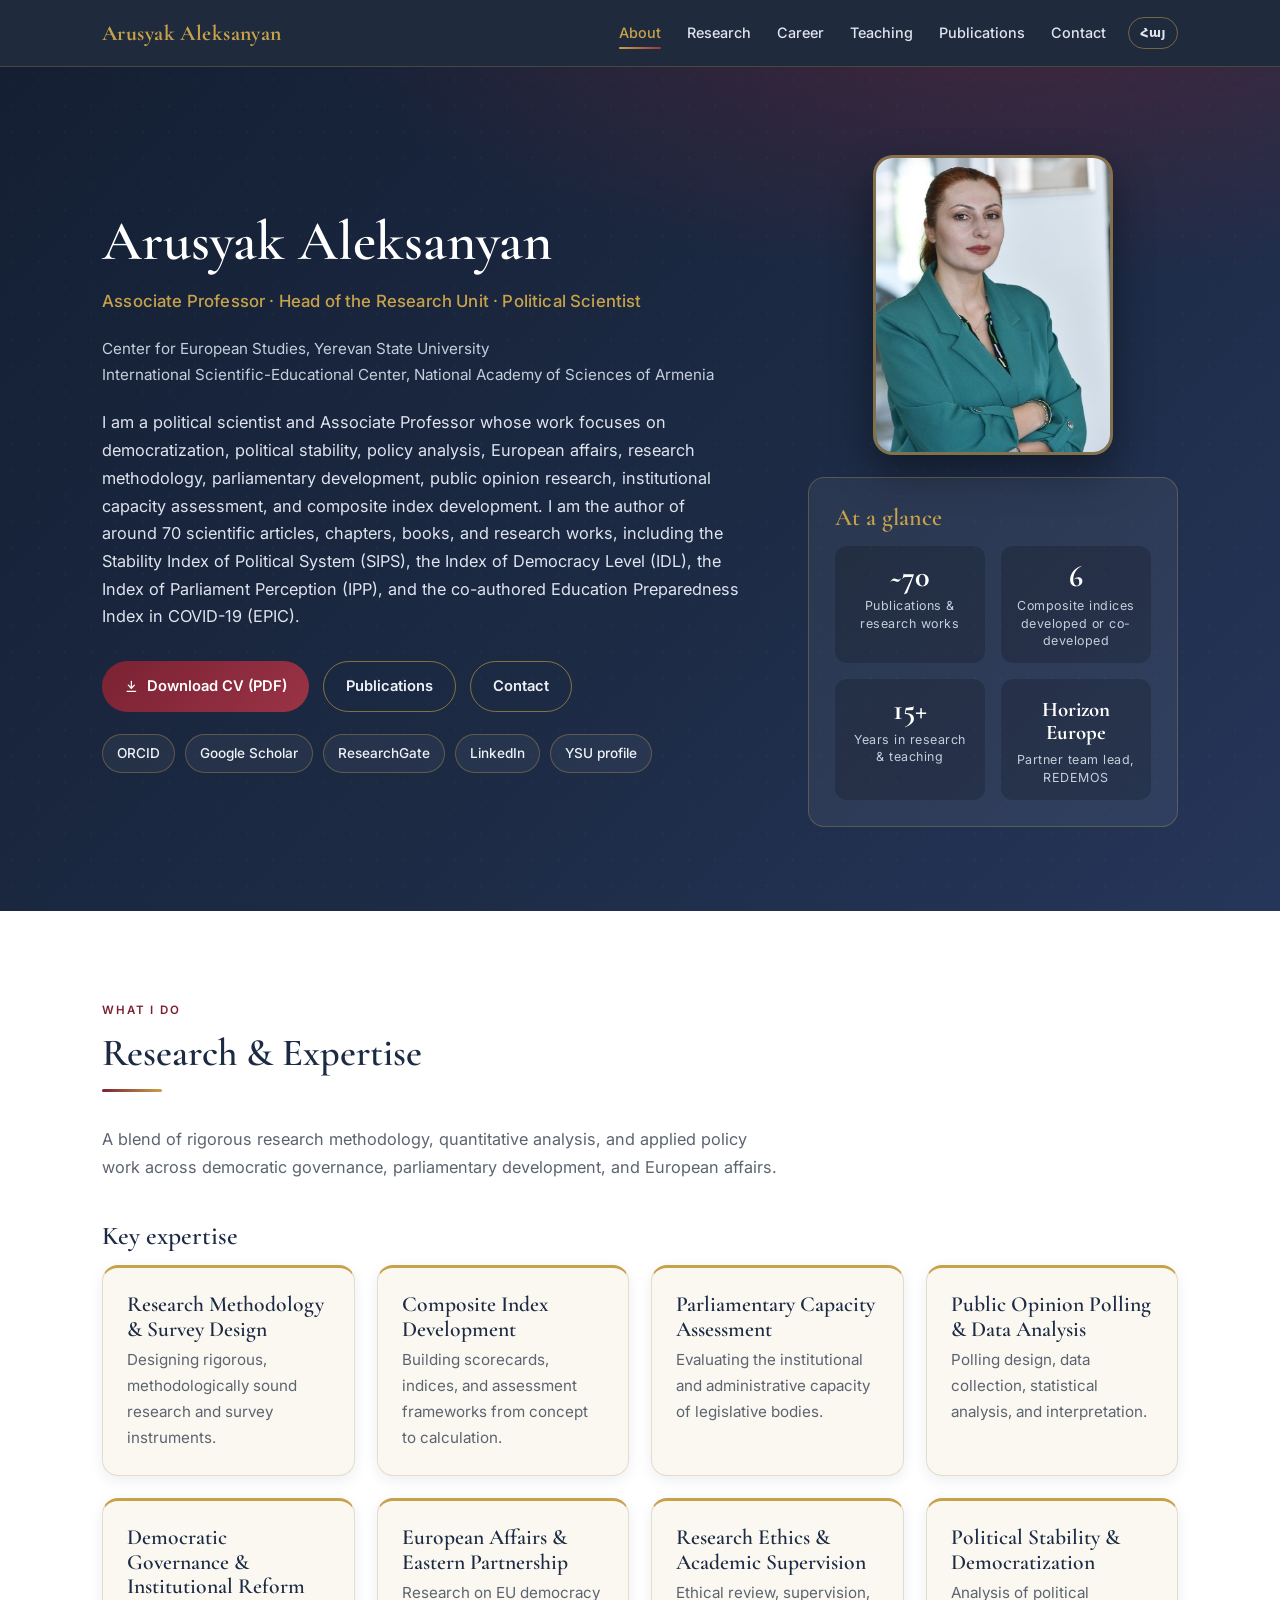
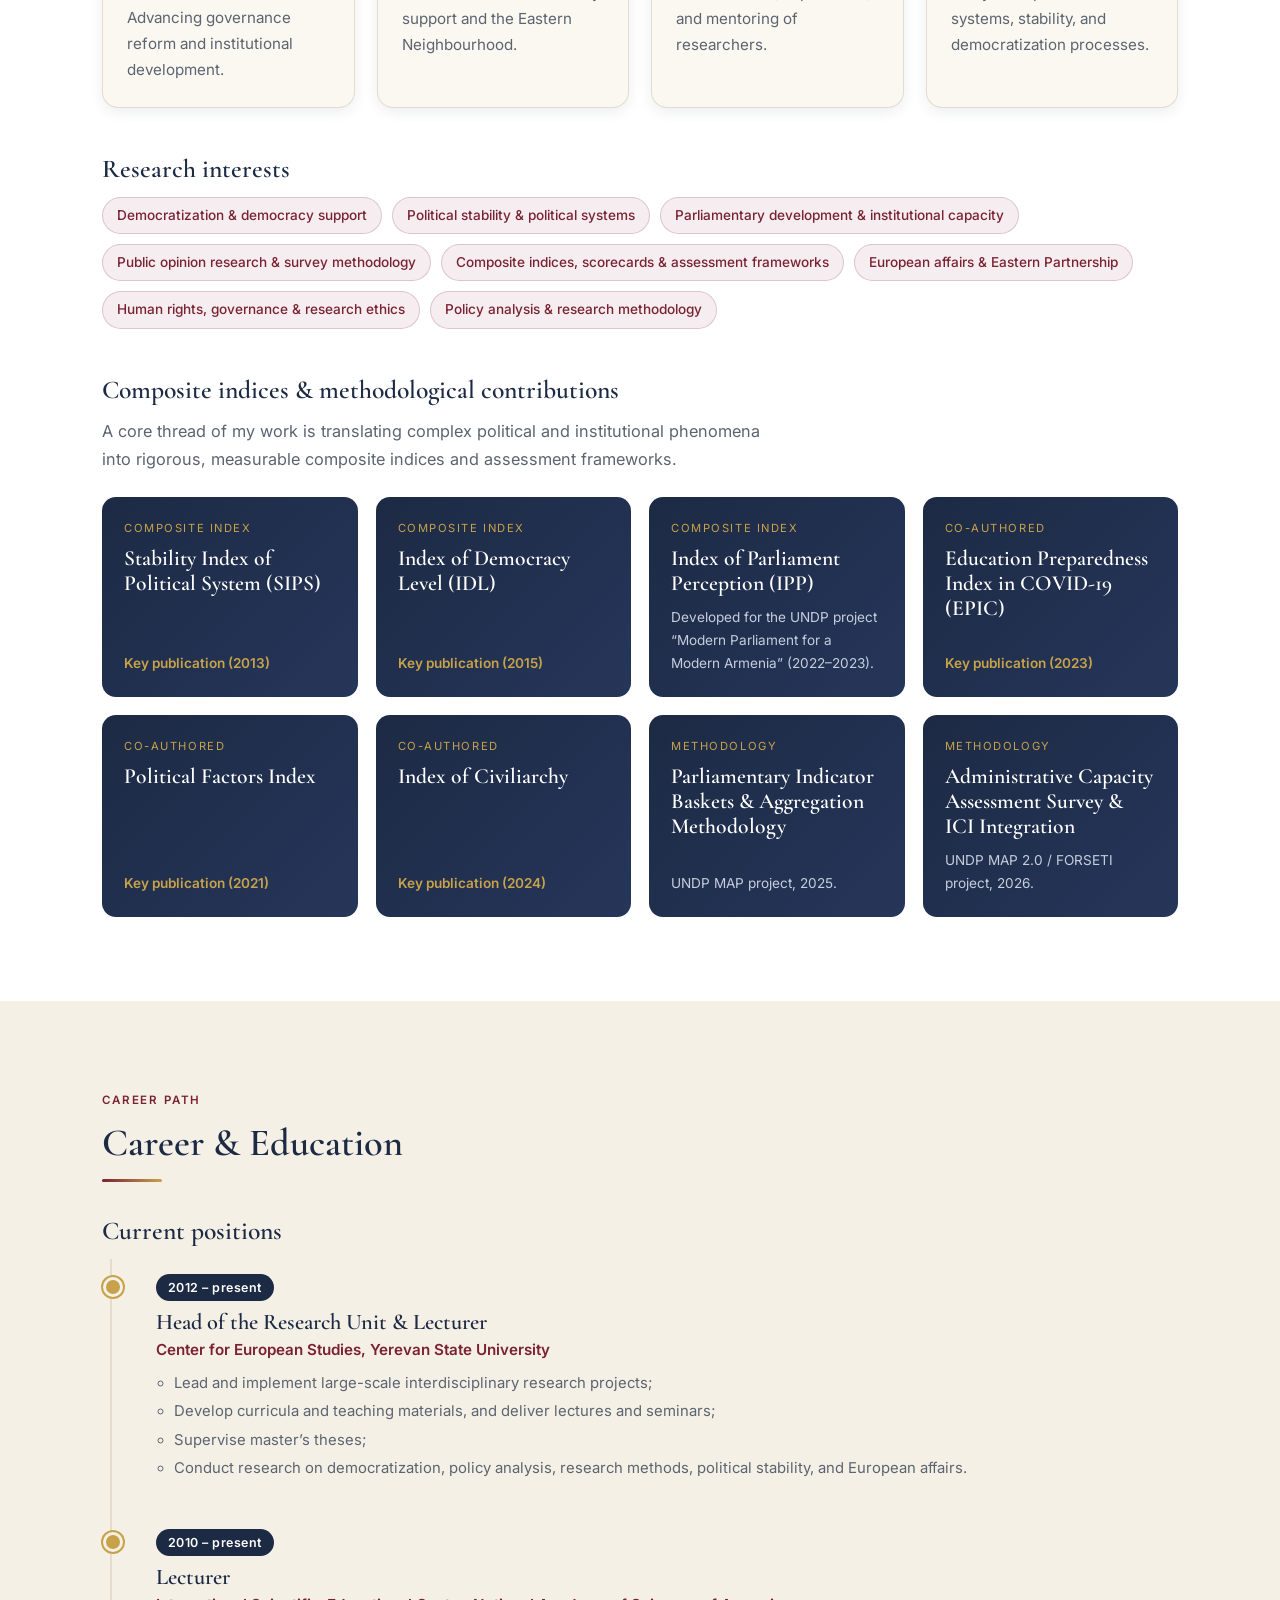
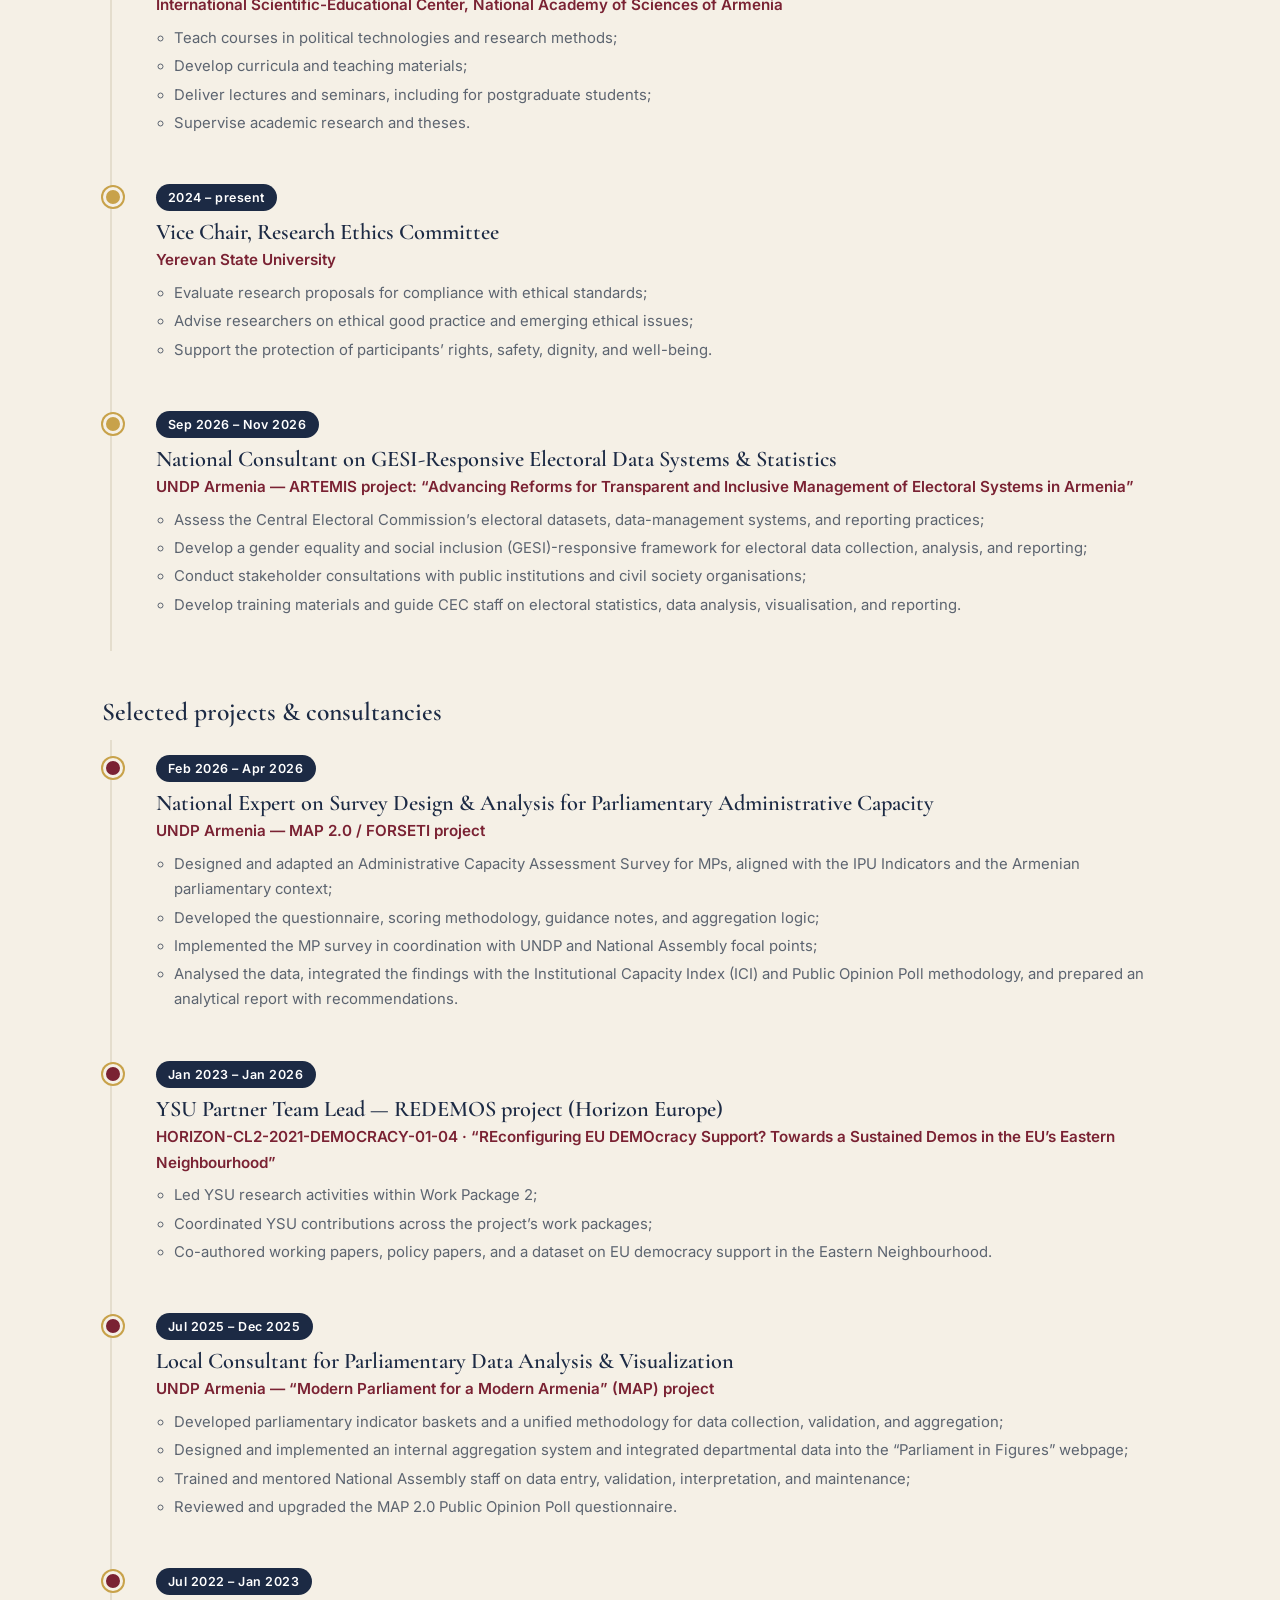
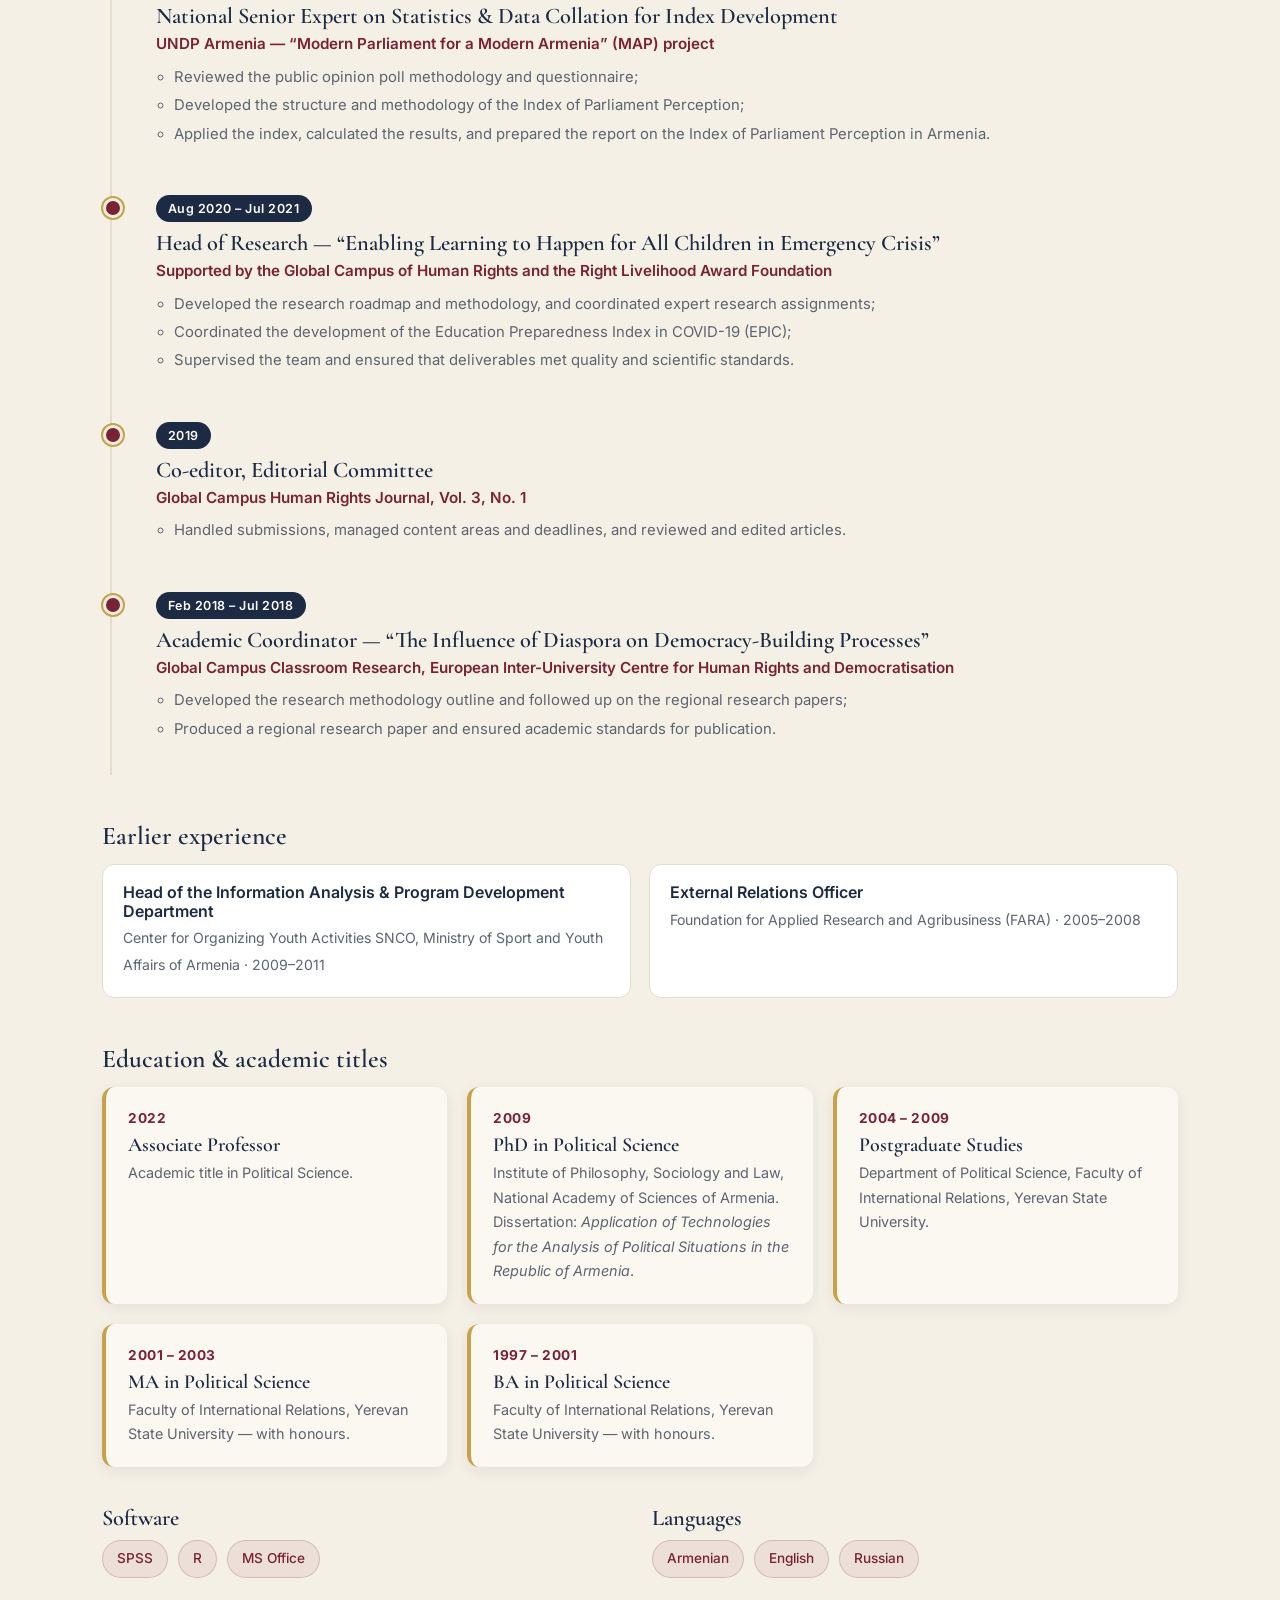
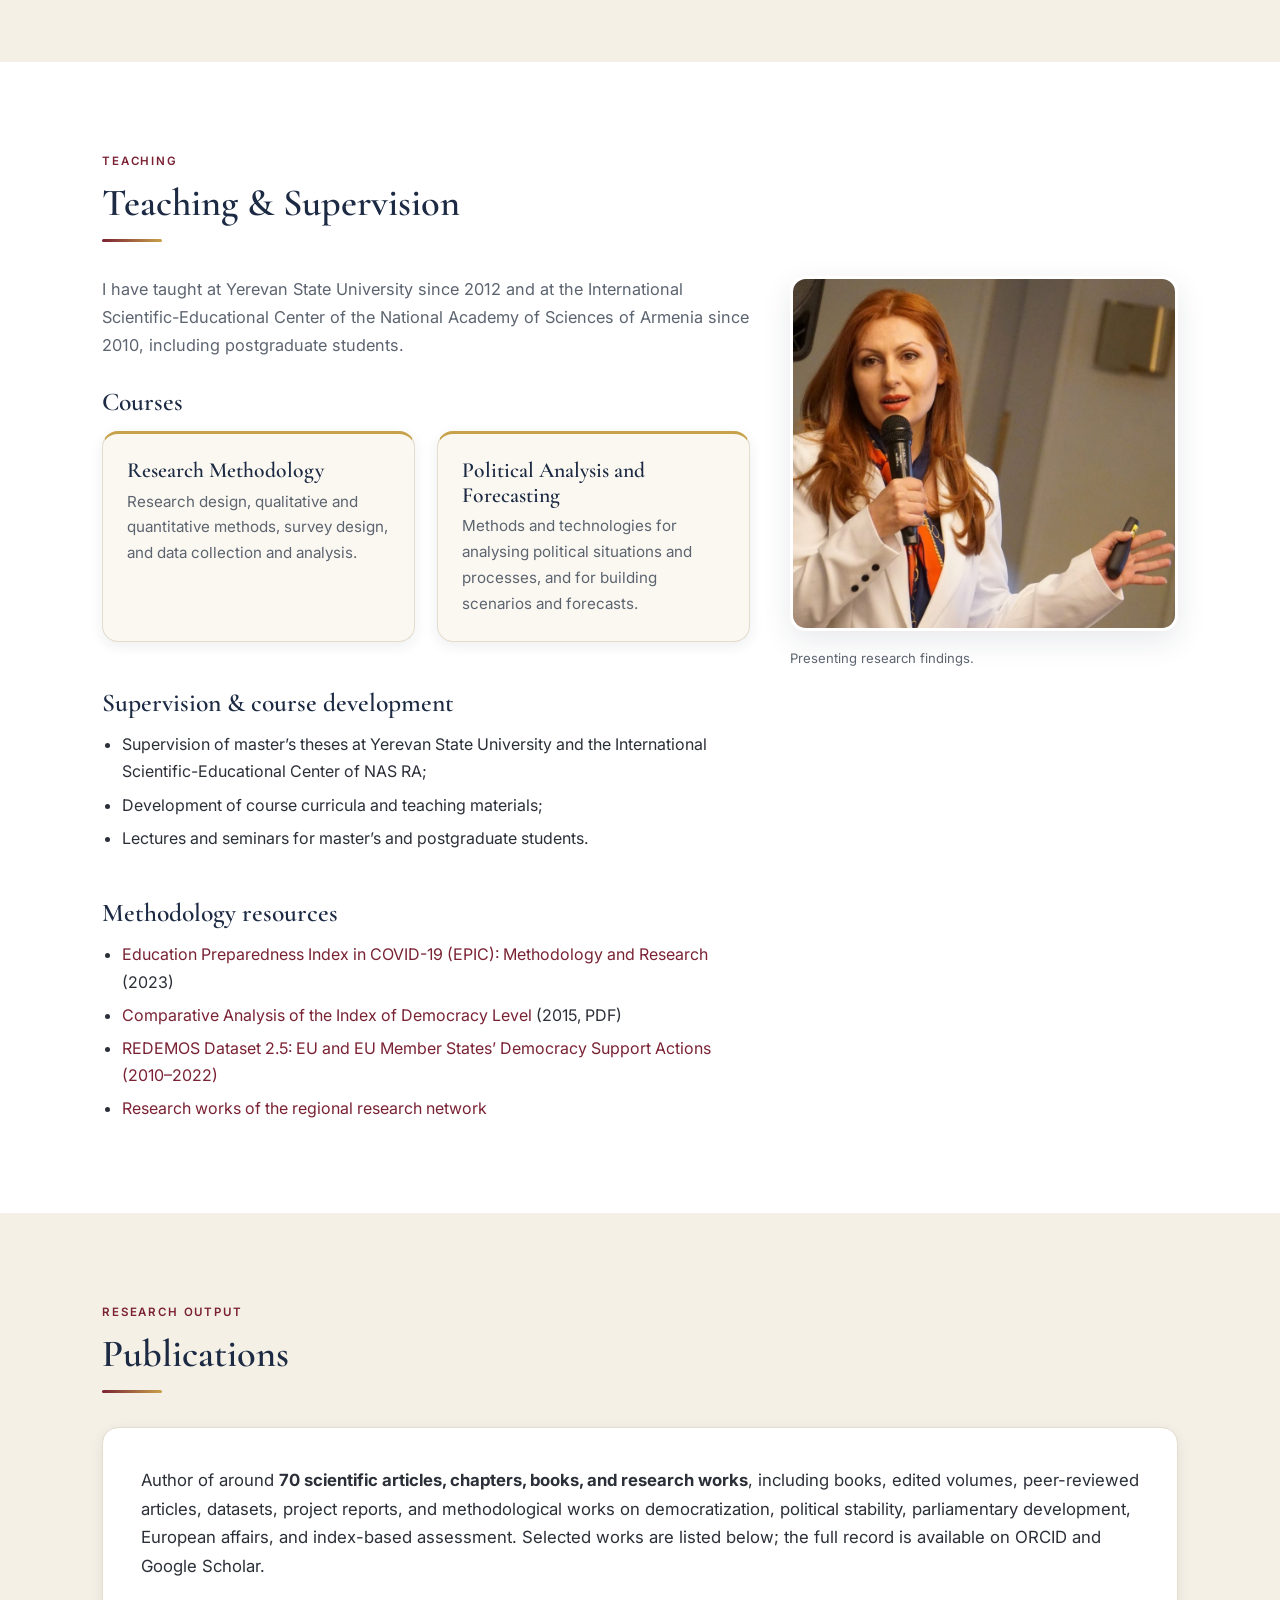
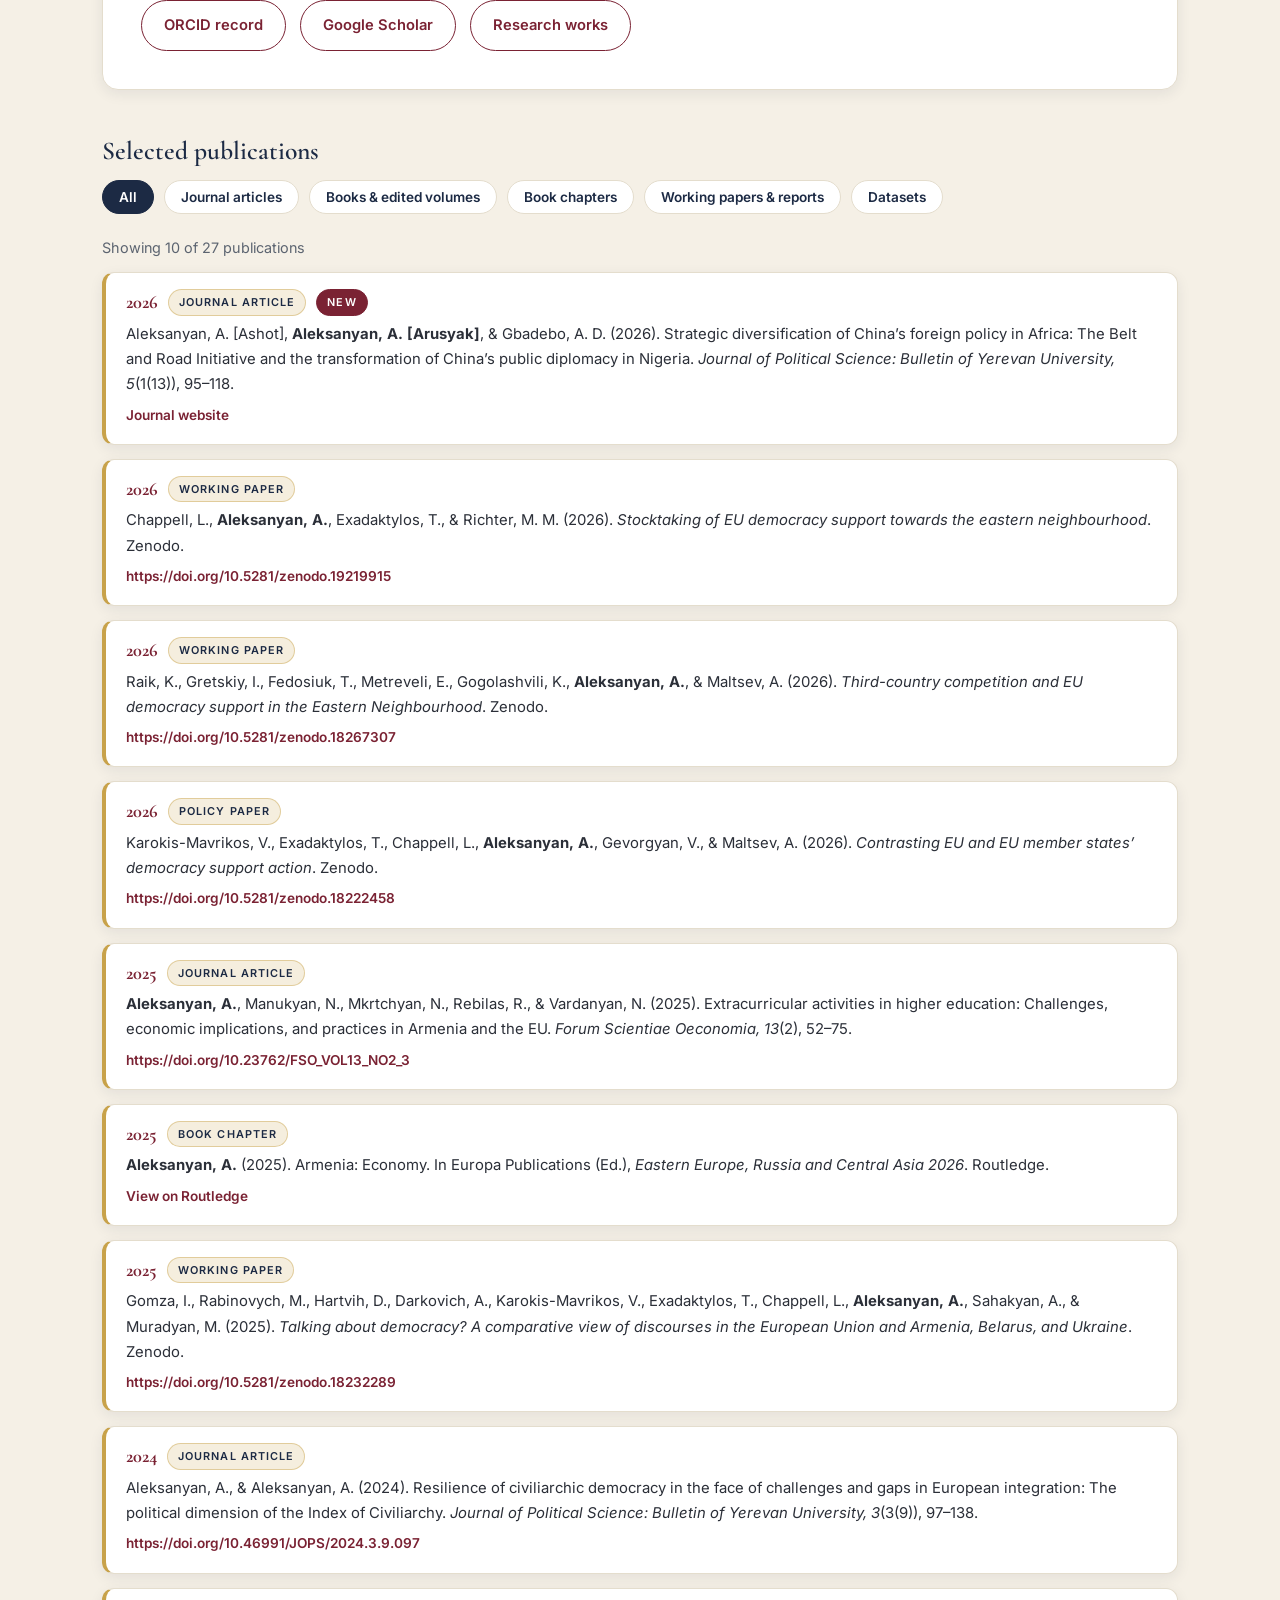
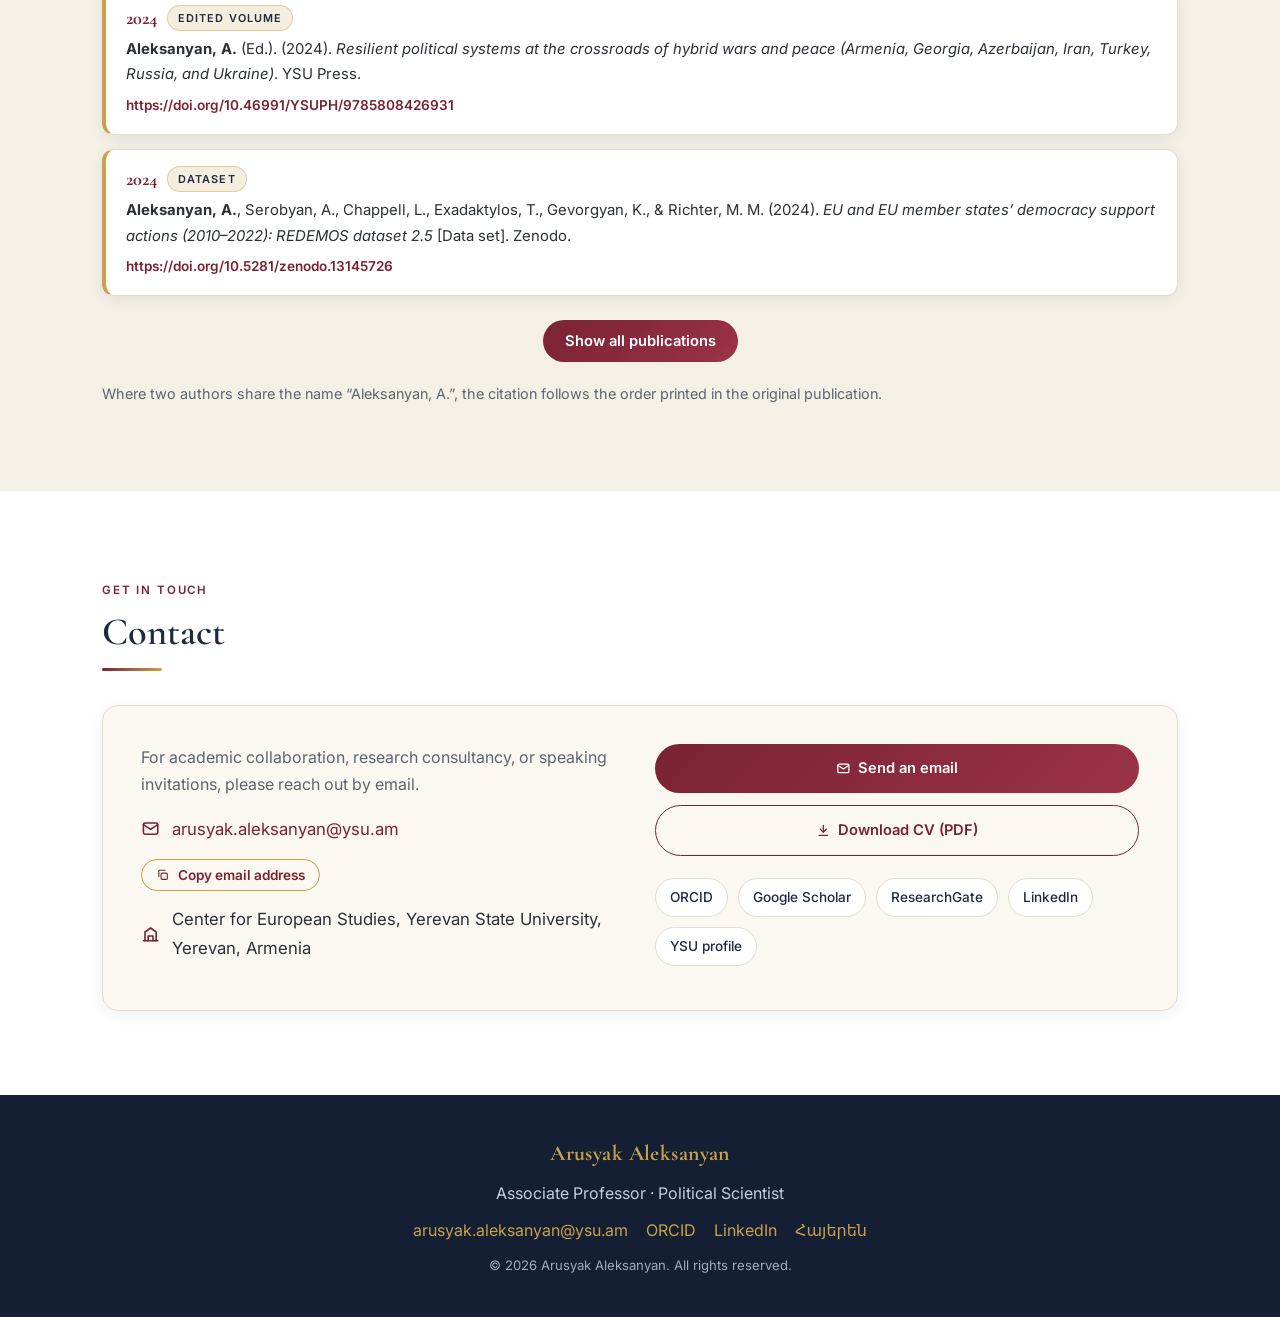
<file: index.html>
<!DOCTYPE html>
<html lang="en">
<head>
<meta charset="UTF-8" />
<meta name="viewport" content="width=device-width, initial-scale=1.0" />
<title>Arusyak Aleksanyan — Associate Professor &amp; Political Scientist</title>
<meta name="description" content="Arusyak Aleksanyan, PhD — Associate Professor and Head of the Research Unit at the Center for European Studies, Yerevan State University. Political scientist working on democratization, political stability, research methodology and composite index development." />
<link rel="canonical" href="https://a-aleksanyan.github.io/" />
<link rel="alternate" hreflang="en" href="https://a-aleksanyan.github.io/" />
<link rel="alternate" hreflang="hy" href="https://a-aleksanyan.github.io/hy/" />
<link rel="icon" href="images/favicon.svg" type="image/svg+xml" />

<!-- Preview shown when the link is shared (email, LinkedIn, messengers) -->
<meta property="og:type" content="profile" />
<meta property="og:title" content="Arusyak Aleksanyan — Associate Professor &amp; Political Scientist" />
<meta property="og:description" content="Democratization, political stability, research methodology and composite index development. Center for European Studies, Yerevan State University." />
<meta property="og:url" content="https://a-aleksanyan.github.io/" />
<meta property="og:image" content="https://a-aleksanyan.github.io/images/og-image.jpg" />
<meta property="og:image:width" content="1200" />
<meta property="og:image:height" content="630" />
<meta property="og:locale" content="en_GB" />
<meta property="og:locale:alternate" content="hy_AM" />
<meta name="twitter:card" content="summary_large_image" />

<!-- Structured data: helps search engines show name, role and affiliation correctly -->
<script type="application/ld+json">
{
  "@context": "https://schema.org",
  "@type": "Person",
  "name": "Arusyak Aleksanyan",
  "honorificSuffix": "PhD",
  "jobTitle": "Associate Professor; Head of the Research Unit",
  "affiliation": [
    {"@type": "Organization", "name": "Center for European Studies, Yerevan State University"},
    {"@type": "Organization", "name": "International Scientific-Educational Center, National Academy of Sciences of the Republic of Armenia"}
  ],
  "email": "mailto:arusyak.aleksanyan@ysu.am",
  "url": "https://a-aleksanyan.github.io/",
  "image": "https://a-aleksanyan.github.io/images/portrait.jpg",
  "knowsAbout": ["Democratization", "Political stability", "Research methodology", "Composite indices", "Parliamentary development", "European affairs", "Public opinion research"],
  "sameAs": [
    "https://orcid.org/0000-0002-1729-1532",
    "https://scholar.google.com/citations?user=tx4gEm0AAAAJ",
    "https://www.researchgate.net/profile/Arusyak-Aleksanyan",
    "https://www.linkedin.com/in/arusyak-aleksanyan/",
    "https://www.ysu.am/en/user/1161"
  ]
}
</script>

<!-- Google Fonts: elegant academic serif + clean sans -->
<link rel="preconnect" href="https://fonts.googleapis.com" />
<link rel="preconnect" href="https://fonts.gstatic.com" crossorigin />
<link href="https://fonts.googleapis.com/css2?family=Cormorant+Garamond:wght@500;600;700&family=Inter:wght@400;500;600;700&display=swap" rel="stylesheet" />
<link rel="stylesheet" href="style.css" />
<!-- Marks that JavaScript runs, so scroll animations apply only then -->
<script>document.documentElement.classList.add('js');</script>
<script src="script.js" defer></script>
</head>
<body>

<!-- Icon set (decorative; hidden from screen readers) -->
<svg width="0" height="0" style="position:absolute" aria-hidden="true" focusable="false">
  <symbol id="i-mail" viewBox="0 0 24 24"><rect x="3" y="5" width="18" height="14" rx="2"/><path d="m3 7 9 6 9-6"/></symbol>
  <symbol id="i-download" viewBox="0 0 24 24"><path d="M12 4v11"/><path d="m7 10 5 5 5-5"/><path d="M5 20h14"/></symbol>
  <symbol id="i-link" viewBox="0 0 24 24"><path d="M14 4h6v6"/><path d="M20 4 11 13"/><path d="M18 14v5a1 1 0 0 1-1 1H5a1 1 0 0 1-1-1V7a1 1 0 0 1 1-1h5"/></symbol>
  <symbol id="i-copy" viewBox="0 0 24 24"><rect x="9" y="9" width="11" height="11" rx="2"/><path d="M5 15V5a1 1 0 0 1 1-1h10"/></symbol>
  <symbol id="i-building" viewBox="0 0 24 24"><path d="M3 21h18"/><path d="M5 21V10l7-5 7 5v11"/><path d="M9 21v-6h6v6"/></symbol>
  <symbol id="i-menu" viewBox="0 0 24 24"><path d="M4 7h16M4 12h16M4 17h16"/></symbol>
  <symbol id="i-close" viewBox="0 0 24 24"><path d="M6 6l12 12M18 6 6 18"/></symbol>
  <symbol id="i-up" viewBox="0 0 24 24"><path d="M12 19V5"/><path d="m5 12 7-7 7 7"/></symbol>
</svg>

<a class="skip-link" href="#main">Skip to main content</a>

<!-- ============================= HEADER / NAV ============================= -->
<header class="site-header">
  <nav class="container nav-inner" aria-label="Main">
    <a class="brand" href="#about">Arusyak Aleksanyan</a>
    <div class="nav-right">
      <ul class="nav-links" id="navLinks">
        <li><a href="#about">About</a></li>
        <li><a href="#research">Research</a></li>
        <li><a href="#career">Career</a></li>
        <li><a href="#teaching">Teaching</a></li>
        <li><a href="#publications">Publications</a></li>
        <li><a href="#contact">Contact</a></li>
      </ul>
      <a class="lang-switch" href="hy/" lang="hy" hreflang="hy" title="Հայերեն տարբերակ">Հայ</a>
      <button class="nav-toggle" id="navToggle" type="button" aria-expanded="false" aria-controls="navLinks">
        <span class="visually-hidden">Menu</span>
        <svg class="icon icon-open" aria-hidden="true"><use href="#i-menu"/></svg>
        <svg class="icon icon-close" aria-hidden="true"><use href="#i-close"/></svg>
      </button>
    </div>
  </nav>
</header>

<main id="main">

<!-- ============================= HERO / ABOUT ============================= -->
<section class="hero" id="about" aria-labelledby="name">
  <div class="container hero-grid">
    <div class="reveal">
      <h1 class="hero-name" id="name">Arusyak Aleksanyan</h1>
      <p class="hero-title">Associate Professor · Head of the Research Unit · Political Scientist</p>
      <p class="hero-affil">
        Center for European Studies, Yerevan State University<br />
        International Scientific-Educational Center, National Academy of Sciences of Armenia
      </p>
      <p class="hero-profile">
        I am a political scientist and Associate Professor whose work focuses on democratization,
        political stability, policy analysis, European affairs, research methodology, parliamentary
        development, public opinion research, institutional capacity assessment, and composite index
        development. I am the author of around 70 scientific articles, chapters, books, and research
        works, including the Stability Index of Political System (SIPS), the Index of Democracy Level
        (IDL), the Index of Parliament Perception (IPP), and the co-authored Education Preparedness
        Index in COVID-19 (EPIC).
      </p>
      <div class="hero-cta">
        <a class="btn btn-primary" href="files/Arusyak_Aleksanyan_CV.pdf" download>
          <svg class="icon" aria-hidden="true"><use href="#i-download"/></svg>Download CV (PDF)
        </a>
        <a class="btn btn-ghost" href="#publications">Publications</a>
        <a class="btn btn-ghost" href="#contact">Contact</a>
      </div>
      <ul class="profile-links" aria-label="Scholarly profiles">
        <li><a href="https://orcid.org/0000-0002-1729-1532">ORCID</a></li>
        <li><a href="https://scholar.google.com/citations?user=tx4gEm0AAAAJ">Google Scholar</a></li>
        <li><a href="https://www.researchgate.net/profile/Arusyak-Aleksanyan">ResearchGate</a></li>
        <li><a href="https://www.linkedin.com/in/arusyak-aleksanyan/">LinkedIn</a></li>
        <li><a href="https://www.ysu.am/en/user/1161">YSU profile</a></li>
      </ul>
    </div>
    <div class="hero-right reveal">
      <div class="hero-photo-wrap">
        <img class="hero-photo" src="images/portrait.jpg" width="346" height="526" alt="Portrait of Arusyak Aleksanyan" />
      </div>
      <div class="hero-card">
        <h2>At a glance</h2>
        <ul class="hero-stats">
          <li class="stat"><b>~70</b><span>Publications &amp; research works</span></li>
          <li class="stat"><b>6</b><span>Composite indices developed or co-developed</span></li>
          <li class="stat"><b>15+</b><span>Years in research &amp; teaching</span></li>
          <li class="stat"><b class="stat-word">Horizon Europe</b><span>Partner team lead, REDEMOS</span></li>
        </ul>
      </div>
    </div>
  </div>
</section>

<!-- ============================= RESEARCH ============================= -->
<section class="bg-white" id="research" aria-labelledby="research-title">
  <div class="container">
    <span class="section-eyebrow reveal">What I do</span>
    <h2 class="section-title reveal" id="research-title">Research &amp; Expertise</h2>
    <div class="divider reveal"></div>
    <p class="section-intro reveal">
      A blend of rigorous research methodology, quantitative analysis, and applied policy work across
      democratic governance, parliamentary development, and European affairs.
    </p>

    <h3 class="sub-title reveal" style="margin-top:0">Key expertise</h3>
    <ul class="card-grid">
      <li class="card reveal"><h4>Research Methodology &amp; Survey Design</h4><p>Designing rigorous, methodologically sound research and survey instruments.</p></li>
      <li class="card reveal"><h4>Composite Index Development</h4><p>Building scorecards, indices, and assessment frameworks from concept to calculation.</p></li>
      <li class="card reveal"><h4>Parliamentary Capacity Assessment</h4><p>Evaluating the institutional and administrative capacity of legislative bodies.</p></li>
      <li class="card reveal"><h4>Public Opinion Polling &amp; Data Analysis</h4><p>Polling design, data collection, statistical analysis, and interpretation.</p></li>
      <li class="card reveal"><h4>Democratic Governance &amp; Institutional Reform</h4><p>Advancing governance reform and institutional development.</p></li>
      <li class="card reveal"><h4>European Affairs &amp; Eastern Partnership</h4><p>Research on EU democracy support and the Eastern Neighbourhood.</p></li>
      <li class="card reveal"><h4>Research Ethics &amp; Academic Supervision</h4><p>Ethical review, supervision, and mentoring of researchers.</p></li>
      <li class="card reveal"><h4>Political Stability &amp; Democratization</h4><p>Analysis of political systems, stability, and democratization processes.</p></li>
    </ul>

    <h3 class="sub-title reveal">Research interests</h3>
    <ul class="badges reveal">
      <li class="badge">Democratization &amp; democracy support</li>
      <li class="badge">Political stability &amp; political systems</li>
      <li class="badge">Parliamentary development &amp; institutional capacity</li>
      <li class="badge">Public opinion research &amp; survey methodology</li>
      <li class="badge">Composite indices, scorecards &amp; assessment frameworks</li>
      <li class="badge">European affairs &amp; Eastern Partnership</li>
      <li class="badge">Human rights, governance &amp; research ethics</li>
      <li class="badge">Policy analysis &amp; research methodology</li>
    </ul>

    <h3 class="sub-title reveal">Composite indices &amp; methodological contributions</h3>
    <p class="section-intro reveal" style="margin-bottom:24px">
      A core thread of my work is translating complex political and institutional phenomena into rigorous,
      measurable composite indices and assessment frameworks.
    </p>
    <ul class="index-grid">
      <li class="index-item reveal"><span class="tag">Composite index</span><h4>Stability Index of Political System (SIPS)</h4><a href="#pub-2013-sips">Key publication (2013)</a></li>
      <li class="index-item reveal"><span class="tag">Composite index</span><h4>Index of Democracy Level (IDL)</h4><a href="#pub-2015-idl">Key publication (2015)</a></li>
      <li class="index-item reveal"><span class="tag">Composite index</span><h4>Index of Parliament Perception (IPP)</h4><span class="note">Developed for the UNDP project “Modern Parliament for a Modern Armenia” (2022–2023).</span></li>
      <li class="index-item reveal"><span class="tag">Co-authored</span><h4>Education Preparedness Index in COVID-19 (EPIC)</h4><a href="#pub-2023-epic">Key publication (2023)</a></li>
      <li class="index-item reveal"><span class="tag">Co-authored</span><h4>Political Factors Index</h4><a href="#pub-2021-pfi">Key publication (2021)</a></li>
      <li class="index-item reveal"><span class="tag">Co-authored</span><h4>Index of Civiliarchy</h4><a href="#pub-2024-civiliarchy">Key publication (2024)</a></li>
      <li class="index-item reveal"><span class="tag">Methodology</span><h4>Parliamentary Indicator Baskets &amp; Aggregation Methodology</h4><span class="note">UNDP MAP project, 2025.</span></li>
      <li class="index-item reveal"><span class="tag">Methodology</span><h4>Administrative Capacity Assessment Survey &amp; ICI Integration</h4><span class="note">UNDP MAP 2.0 / FORSETI project, 2026.</span></li>
    </ul>
  </div>
</section>

<!-- ============================= CAREER ============================= -->
<section class="bg-beige" id="career" aria-labelledby="career-title">
  <div class="container">
    <span class="section-eyebrow reveal">Career path</span>
    <h2 class="section-title reveal" id="career-title">Career &amp; Education</h2>
    <div class="divider reveal"></div>

    <h3 class="sub-title reveal" style="margin-top:0">Current positions</h3>
    <ul class="timeline">
      <li class="tl-item current reveal">
        <span class="tl-period">2012 – present</span>
        <h4>Head of the Research Unit &amp; Lecturer</h4>
        <div class="tl-org">Center for European Studies, Yerevan State University</div>
        <ul>
          <li>Lead and implement large-scale interdisciplinary research projects;</li>
          <li>Develop curricula and teaching materials, and deliver lectures and seminars;</li>
          <li>Supervise master’s theses;</li>
          <li>Conduct research on democratization, policy analysis, research methods, political stability, and European affairs.</li>
        </ul>
      </li>
      <li class="tl-item current reveal">
        <span class="tl-period">2010 – present</span>
        <h4>Lecturer</h4>
        <div class="tl-org">International Scientific-Educational Center, National Academy of Sciences of Armenia</div>
        <ul>
          <li>Teach courses in political technologies and research methods;</li>
          <li>Develop curricula and teaching materials;</li>
          <li>Deliver lectures and seminars, including for postgraduate students;</li>
          <li>Supervise academic research and theses.</li>
        </ul>
      </li>
      <li class="tl-item current reveal">
        <span class="tl-period">2024 – present</span>
        <h4>Vice Chair, Research Ethics Committee</h4>
        <div class="tl-org">Yerevan State University</div>
        <ul>
          <li>Evaluate research proposals for compliance with ethical standards;</li>
          <li>Advise researchers on ethical good practice and emerging ethical issues;</li>
          <li>Support the protection of participants’ rights, safety, dignity, and well-being.</li>
        </ul>
      </li>
      <li class="tl-item current reveal">
        <span class="tl-period">Sep 2026 – Nov 2026</span>
        <h4>National Consultant on GESI-Responsive Electoral Data Systems &amp; Statistics</h4>
        <div class="tl-org">UNDP Armenia — ARTEMIS project: “Advancing Reforms for Transparent and Inclusive Management of Electoral Systems in Armenia”</div>
        <ul>
          <li>Assess the Central Electoral Commission’s electoral datasets, data-management systems, and reporting practices;</li>
          <li>Develop a gender equality and social inclusion (GESI)-responsive framework for electoral data collection, analysis, and reporting;</li>
          <li>Conduct stakeholder consultations with public institutions and civil society organisations;</li>
          <li>Develop training materials and guide CEC staff on electoral statistics, data analysis, visualisation, and reporting.</li>
        </ul>
      </li>
    </ul>

    <h3 class="sub-title reveal">Selected projects &amp; consultancies</h3>
    <ul class="timeline">
      <li class="tl-item reveal">
        <span class="tl-period">Feb 2026 – Apr 2026</span>
        <h4>National Expert on Survey Design &amp; Analysis for Parliamentary Administrative Capacity</h4>
        <div class="tl-org">UNDP Armenia — MAP 2.0 / FORSETI project</div>
        <ul>
          <li>Designed and adapted an Administrative Capacity Assessment Survey for MPs, aligned with the IPU Indicators and the Armenian parliamentary context;</li>
          <li>Developed the questionnaire, scoring methodology, guidance notes, and aggregation logic;</li>
          <li>Implemented the MP survey in coordination with UNDP and National Assembly focal points;</li>
          <li>Analysed the data, integrated the findings with the Institutional Capacity Index (ICI) and Public Opinion Poll methodology, and prepared an analytical report with recommendations.</li>
        </ul>
      </li>
      <li class="tl-item reveal">
        <span class="tl-period">Jan 2023 – Jan 2026</span>
        <h4>YSU Partner Team Lead — REDEMOS project (Horizon Europe)</h4>
        <div class="tl-org">HORIZON-CL2-2021-DEMOCRACY-01-04 · “REconfiguring EU DEMOcracy Support? Towards a Sustained Demos in the EU’s Eastern Neighbourhood”</div>
        <ul>
          <li>Led YSU research activities within Work Package 2;</li>
          <li>Coordinated YSU contributions across the project’s work packages;</li>
          <li>Co-authored working papers, policy papers, and a dataset on EU democracy support in the Eastern Neighbourhood.</li>
        </ul>
      </li>
      <li class="tl-item reveal">
        <span class="tl-period">Jul 2025 – Dec 2025</span>
        <h4>Local Consultant for Parliamentary Data Analysis &amp; Visualization</h4>
        <div class="tl-org">UNDP Armenia — “Modern Parliament for a Modern Armenia” (MAP) project</div>
        <ul>
          <li>Developed parliamentary indicator baskets and a unified methodology for data collection, validation, and aggregation;</li>
          <li>Designed and implemented an internal aggregation system and integrated departmental data into the “Parliament in Figures” webpage;</li>
          <li>Trained and mentored National Assembly staff on data entry, validation, interpretation, and maintenance;</li>
          <li>Reviewed and upgraded the MAP 2.0 Public Opinion Poll questionnaire.</li>
        </ul>
      </li>
      <li class="tl-item reveal">
        <span class="tl-period">Jul 2022 – Jan 2023</span>
        <h4>National Senior Expert on Statistics &amp; Data Collation for Index Development</h4>
        <div class="tl-org">UNDP Armenia — “Modern Parliament for a Modern Armenia” (MAP) project</div>
        <ul>
          <li>Reviewed the public opinion poll methodology and questionnaire;</li>
          <li>Developed the structure and methodology of the Index of Parliament Perception;</li>
          <li>Applied the index, calculated the results, and prepared the report on the Index of Parliament Perception in Armenia.</li>
        </ul>
      </li>
      <li class="tl-item reveal">
        <span class="tl-period">Aug 2020 – Jul 2021</span>
        <h4>Head of Research — “Enabling Learning to Happen for All Children in Emergency Crisis”</h4>
        <div class="tl-org">Supported by the Global Campus of Human Rights and the Right Livelihood Award Foundation</div>
        <ul>
          <li>Developed the research roadmap and methodology, and coordinated expert research assignments;</li>
          <li>Coordinated the development of the Education Preparedness Index in COVID-19 (EPIC);</li>
          <li>Supervised the team and ensured that deliverables met quality and scientific standards.</li>
        </ul>
      </li>
      <li class="tl-item reveal">
        <span class="tl-period">2019</span>
        <h4>Co-editor, Editorial Committee</h4>
        <div class="tl-org">Global Campus Human Rights Journal, Vol. 3, No. 1</div>
        <ul>
          <li>Handled submissions, managed content areas and deadlines, and reviewed and edited articles.</li>
        </ul>
      </li>
      <li class="tl-item reveal">
        <span class="tl-period">Feb 2018 – Jul 2018</span>
        <h4>Academic Coordinator — “The Influence of Diaspora on Democracy-Building Processes”</h4>
        <div class="tl-org">Global Campus Classroom Research, European Inter-University Centre for Human Rights and Democratisation</div>
        <ul>
          <li>Developed the research methodology outline and followed up on the regional research papers;</li>
          <li>Produced a regional research paper and ensured academic standards for publication.</li>
        </ul>
      </li>
    </ul>

    <h3 class="sub-title reveal">Earlier experience</h3>
    <ul class="compact-list">
      <li class="compact reveal">
        <h4>Head of the Information Analysis &amp; Program Development Department</h4>
        <span>Center for Organizing Youth Activities SNCO, Ministry of Sport and Youth Affairs of Armenia · 2009–2011</span>
      </li>
      <li class="compact reveal">
        <h4>External Relations Officer</h4>
        <span>Foundation for Applied Research and Agribusiness (FARA) · 2005–2008</span>
      </li>
    </ul>

    <h3 class="sub-title reveal">Education &amp; academic titles</h3>
    <ul class="edu-grid">
      <li class="edu-card reveal">
        <div class="yr">2022</div>
        <h4>Associate Professor</h4>
        <p>Academic title in Political Science.</p>
      </li>
      <li class="edu-card reveal">
        <div class="yr">2009</div>
        <h4>PhD in Political Science</h4>
        <p>Institute of Philosophy, Sociology and Law, National Academy of Sciences of Armenia. Dissertation: <em>Application of Technologies for the Analysis of Political Situations in the Republic of Armenia</em>.</p>
      </li>
      <li class="edu-card reveal">
        <div class="yr">2004 – 2009</div>
        <h4>Postgraduate Studies</h4>
        <p>Department of Political Science, Faculty of International Relations, Yerevan State University.</p>
      </li>
      <li class="edu-card reveal">
        <div class="yr">2001 – 2003</div>
        <h4>MA in Political Science</h4>
        <p>Faculty of International Relations, Yerevan State University — with honours.</p>
      </li>
      <li class="edu-card reveal">
        <div class="yr">1997 – 2001</div>
        <h4>BA in Political Science</h4>
        <p>Faculty of International Relations, Yerevan State University — with honours.</p>
      </li>
    </ul>

    <div class="two-col reveal">
      <div>
        <h4>Software</h4>
        <ul class="badges">
          <li class="badge">SPSS</li>
          <li class="badge">R</li>
          <li class="badge">MS Office</li>
        </ul>
      </div>
      <div>
        <h4>Languages</h4>
        <ul class="badges">
          <li class="badge">Armenian</li>
          <li class="badge">English</li>
          <li class="badge">Russian</li>
        </ul>
      </div>
    </div>
  </div>
</section>

<!-- ============================= TEACHING ============================= -->
<section class="bg-white" id="teaching" aria-labelledby="teaching-title">
  <div class="container">
    <span class="section-eyebrow reveal">Teaching</span>
    <h2 class="section-title reveal" id="teaching-title">Teaching &amp; Supervision</h2>
    <div class="divider reveal"></div>
    <div class="teach-grid">
      <div>
        <p class="section-intro reveal" style="margin-bottom:28px">
          I have taught at Yerevan State University since 2012 and at the International Scientific-Educational
          Center of the National Academy of Sciences of Armenia since 2010, including postgraduate students.
        </p>

        <h3 class="sub-title reveal" style="margin-top:0">Courses</h3>
        <ul class="card-grid">
          <li class="card reveal"><h4>Research Methodology</h4><p>Research design, qualitative and quantitative methods, survey design, and data collection and analysis.</p></li>
          <li class="card reveal"><h4>Political Analysis and Forecasting</h4><p>Methods and technologies for analysing political situations and processes, and for building scenarios and forecasts.</p></li>
        </ul>

        <h3 class="sub-title reveal">Supervision &amp; course development</h3>
        <ul class="plain-list reveal">
          <li>Supervision of master’s theses at Yerevan State University and the International Scientific-Educational Center of NAS RA;</li>
          <li>Development of course curricula and teaching materials;</li>
          <li>Lectures and seminars for master’s and postgraduate students.</li>
        </ul>

        <h3 class="sub-title reveal">Methodology resources</h3>
        <ul class="plain-list reveal">
          <li><a href="https://doi.org/10.46991/YSUPH/9785808425910">Education Preparedness Index in COVID-19 (EPIC): Methodology and Research</a> (2023)</li>
          <li><a href="https://regionalmaster.net/wp-content/uploads/2019/08/Book_2015_eng_IDL-safe.pdf">Comparative Analysis of the Index of Democracy Level</a> (2015, PDF)</li>
          <li><a href="https://doi.org/10.5281/zenodo.13145726">REDEMOS Dataset 2.5: EU and EU Member States’ Democracy Support Actions (2010–2022)</a></li>
          <li><a href="https://regionalmaster.net/our-researches/">Research works of the regional research network</a></li>
        </ul>
      </div>
      <figure class="reveal">
        <img class="teach-photo" src="images/presenting.jpg" width="900" height="820" loading="lazy" alt="Arusyak Aleksanyan speaking with a microphone during a presentation" />
        <figcaption class="teach-photo-caption">Presenting research findings.</figcaption>
      </figure>
    </div>
  </div>
</section>

<!-- ============================= PUBLICATIONS ============================= -->
<section class="bg-beige" id="publications" aria-labelledby="publications-title">
  <div class="container">
    <span class="section-eyebrow reveal">Research output</span>
    <h2 class="section-title reveal" id="publications-title">Publications</h2>
    <div class="divider reveal"></div>
    <div class="panel reveal">
      <p style="font-size:1.05rem;color:var(--ink)">
        Author of around <strong>70 scientific articles, chapters, books, and research works</strong>,
        including books, edited volumes, peer-reviewed articles, datasets, project reports, and methodological
        works on democratization, political stability, parliamentary development, European affairs, and
        index-based assessment. Selected works are listed below; the full record is available on ORCID and Google Scholar.
      </p>
      <div class="link-row">
        <a href="https://orcid.org/0000-0002-1729-1532" class="btn btn-outline">ORCID record</a>
        <a href="https://scholar.google.com/citations?user=tx4gEm0AAAAJ" class="btn btn-outline">Google Scholar</a>
        <a href="https://regionalmaster.net/our-researches/" class="btn btn-outline">Research works</a>
      </div>
    </div>

    <h3 class="sub-title reveal">Selected publications</h3>
    <div class="pub-filters" id="pubFilters" role="group" aria-label="Filter publications by type" hidden>
      <button type="button" data-filter="all" aria-pressed="true">All</button>
      <button type="button" data-filter="article" aria-pressed="false">Journal articles</button>
      <button type="button" data-filter="book" aria-pressed="false">Books &amp; edited volumes</button>
      <button type="button" data-filter="chapter" aria-pressed="false">Book chapters</button>
      <button type="button" data-filter="paper" aria-pressed="false">Working papers &amp; reports</button>
      <button type="button" data-filter="dataset" aria-pressed="false">Datasets</button>
    </div>
    <p class="pub-count" id="pubCount" aria-live="polite" data-template="Showing {shown} of {total} publications"></p>
    <p class="visually-hidden">Names in bold indicate Arusyak Aleksanyan.</p>

    <ol class="pub-list" id="pubList" data-initial="10">
      <!-- 2026 -->
      <li class="pub-card" data-type="article" id="pub-2026-china">
        <div class="pub-top"><span class="pub-year">2026</span><span class="pub-type">Journal article</span><span class="pub-type pub-new">New</span></div>
        <p>Aleksanyan, A. [Ashot], <strong>Aleksanyan, A. [Arusyak]</strong>, &amp; Gbadebo, A. D. (2026). Strategic diversification of China’s foreign policy in Africa: The Belt and Road Initiative and the transformation of China’s public diplomacy in Nigeria. <em>Journal of Political Science: Bulletin of Yerevan University, 5</em>(1(13)), 95–118.</p>
        <a class="pub-link" href="https://journals.ysu.am/j-pol-sci">Journal website</a>
      </li>
      <li class="pub-card" data-type="paper">
        <div class="pub-top"><span class="pub-year">2026</span><span class="pub-type">Working paper</span></div>
        <p>Chappell, L., <strong>Aleksanyan, A.</strong>, Exadaktylos, T., &amp; Richter, M. M. (2026). <em>Stocktaking of EU democracy support towards the eastern neighbourhood</em>. Zenodo.</p>
        <a class="pub-link" href="https://doi.org/10.5281/zenodo.19219915">https://doi.org/10.5281/zenodo.19219915</a>
      </li>
      <li class="pub-card" data-type="paper">
        <div class="pub-top"><span class="pub-year">2026</span><span class="pub-type">Working paper</span></div>
        <p>Raik, K., Gretskiy, I., Fedosiuk, T., Metreveli, E., Gogolashvili, K., <strong>Aleksanyan, A.</strong>, &amp; Maltsev, A. (2026). <em>Third-country competition and EU democracy support in the Eastern Neighbourhood</em>. Zenodo.</p>
        <a class="pub-link" href="https://doi.org/10.5281/zenodo.18267307">https://doi.org/10.5281/zenodo.18267307</a>
      </li>
      <li class="pub-card" data-type="paper">
        <div class="pub-top"><span class="pub-year">2026</span><span class="pub-type">Policy paper</span></div>
        <p>Karokis-Mavrikos, V., Exadaktylos, T., Chappell, L., <strong>Aleksanyan, A.</strong>, Gevorgyan, V., &amp; Maltsev, A. (2026). <em>Contrasting EU and EU member states’ democracy support action</em>. Zenodo.</p>
        <a class="pub-link" href="https://doi.org/10.5281/zenodo.18222458">https://doi.org/10.5281/zenodo.18222458</a>
      </li>

      <!-- 2025 -->
      <li class="pub-card" data-type="article">
        <div class="pub-top"><span class="pub-year">2025</span><span class="pub-type">Journal article</span></div>
        <p><strong>Aleksanyan, A.</strong>, Manukyan, N., Mkrtchyan, N., Rebilas, R., &amp; Vardanyan, N. (2025). Extracurricular activities in higher education: Challenges, economic implications, and practices in Armenia and the EU. <em>Forum Scientiae Oeconomia, 13</em>(2), 52–75.</p>
        <a class="pub-link" href="https://doi.org/10.23762/FSO_VOL13_NO2_3">https://doi.org/10.23762/FSO_VOL13_NO2_3</a>
      </li>
      <li class="pub-card" data-type="chapter">
        <div class="pub-top"><span class="pub-year">2025</span><span class="pub-type">Book chapter</span></div>
        <p><strong>Aleksanyan, A.</strong> (2025). Armenia: Economy. In Europa Publications (Ed.), <em>Eastern Europe, Russia and Central Asia 2026</em>. Routledge.</p>
        <a class="pub-link" href="https://www.routledge.com/Eastern-Europe-Russia-and-Central-Asia-2026/Publications/p/book/9781041052968">View on Routledge</a>
      </li>
      <li class="pub-card" data-type="paper">
        <div class="pub-top"><span class="pub-year">2025</span><span class="pub-type">Working paper</span></div>
        <p>Gomza, I., Rabinovych, M., Hartvih, D., Darkovich, A., Karokis-Mavrikos, V., Exadaktylos, T., Chappell, L., <strong>Aleksanyan, A.</strong>, Sahakyan, A., &amp; Muradyan, M. (2025). <em>Talking about democracy? A comparative view of discourses in the European Union and Armenia, Belarus, and Ukraine</em>. Zenodo.</p>
        <a class="pub-link" href="https://doi.org/10.5281/zenodo.18232289">https://doi.org/10.5281/zenodo.18232289</a>
      </li>

      <!-- 2024 -->
      <li class="pub-card" data-type="article" id="pub-2024-civiliarchy">
        <div class="pub-top"><span class="pub-year">2024</span><span class="pub-type">Journal article</span></div>
        <p>Aleksanyan, A., &amp; Aleksanyan, A. (2024). Resilience of civiliarchic democracy in the face of challenges and gaps in European integration: The political dimension of the Index of Civiliarchy. <em>Journal of Political Science: Bulletin of Yerevan University, 3</em>(3(9)), 97–138.</p>
        <a class="pub-link" href="https://doi.org/10.46991/JOPS/2024.3.9.097">https://doi.org/10.46991/JOPS/2024.3.9.097</a>
      </li>
      <li class="pub-card" data-type="book">
        <div class="pub-top"><span class="pub-year">2024</span><span class="pub-type">Edited volume</span></div>
        <p><strong>Aleksanyan, A.</strong> (Ed.). (2024). <em>Resilient political systems at the crossroads of hybrid wars and peace (Armenia, Georgia, Azerbaijan, Iran, Turkey, Russia, and Ukraine)</em>. YSU Press.</p>
        <a class="pub-link" href="https://doi.org/10.46991/YSUPH/9785808426931">https://doi.org/10.46991/YSUPH/9785808426931</a>
      </li>
      <li class="pub-card" data-type="dataset">
        <div class="pub-top"><span class="pub-year">2024</span><span class="pub-type">Dataset</span></div>
        <p><strong>Aleksanyan, A.</strong>, Serobyan, A., Chappell, L., Exadaktylos, T., Gevorgyan, K., &amp; Richter, M. M. (2024). <em>EU and EU member states’ democracy support actions (2010–2022): REDEMOS dataset 2.5</em> [Data set]. Zenodo.</p>
        <a class="pub-link" href="https://doi.org/10.5281/zenodo.13145726">https://doi.org/10.5281/zenodo.13145726</a>
      </li>
      <li class="pub-card" data-type="paper">
        <div class="pub-top"><span class="pub-year">2024</span><span class="pub-type">Working paper</span></div>
        <p>Exadaktylos, T., Richter, M. M., Aleksanyan, A., Aleksanyan, A., Chappell, L., Denysenko, D., &amp; Sherents, V. (2024). <em>Taking stock of EU member states democracy action towards the Eastern Neighbourhood</em>. Zenodo.</p>
        <a class="pub-link" href="https://doi.org/10.5281/zenodo.14336788">https://doi.org/10.5281/zenodo.14336788</a>
      </li>

      <!-- 2023 and earlier -->
      <li class="pub-card" data-type="book" id="pub-2023-epic">
        <div class="pub-top"><span class="pub-year">2023</span><span class="pub-type">Edited volume</span></div>
        <p><strong>Aleksanyan, A.</strong>, &amp; Muradyan, M. (Eds.). (2023). <em>Education Preparedness Index in COVID-19 (EPIC): Methodology and research</em>. YSU Press.</p>
        <a class="pub-link" href="https://doi.org/10.46991/YSUPH/9785808425910">https://doi.org/10.46991/YSUPH/9785808425910</a>
      </li>
      <li class="pub-card" data-type="article">
        <div class="pub-top"><span class="pub-year">2022</span><span class="pub-type">Journal article</span></div>
        <p>Aleksanyan, A., &amp; Aleksanyan, A. (2022). Rethinking the non-resilience of trade unions in Armenia: How to protect social rights and freedoms of workers? <em>Journal of Political Science: Bulletin of Yerevan University, 1</em>(1), 78–106.</p>
        <a class="pub-link" href="https://doi.org/10.46991/JOPS/2022.1.1.078">https://doi.org/10.46991/JOPS/2022.1.1.078</a>
      </li>
      <li class="pub-card" data-type="book" id="pub-2021-pfi">
        <div class="pub-top"><span class="pub-year">2021</span><span class="pub-type">Book</span></div>
        <p>Aleksanyan, A., &amp; Aleksanyan, A. (2021). <em>Political stability challenges in the EEU countries: Political factors index</em>. YSU Press.</p>
        <a class="pub-link" href="https://doi.org/10.46991/YSUPH/9785808425200">https://doi.org/10.46991/YSUPH/9785808425200</a>
      </li>
      <li class="pub-card" data-type="article">
        <div class="pub-top"><span class="pub-year">2020</span><span class="pub-type">Journal article</span></div>
        <p><strong>Aleksanyan, A.</strong> (2020). The factor of Armenian Genocide in the current Armenian-Turkish relations: Scenario analysis. <em>Bulletin of Yerevan University D: International Relations, Political Science</em>, 2(32), 27–41.</p>
        <a class="pub-link" href="https://journals.ysu.am/index.php/bulletin-ysu-int-rel-pol/article/view/Vol.32_No.2_2020_pp.27-41">View article</a>
      </li>
      <li class="pub-card" data-type="book">
        <div class="pub-top"><span class="pub-year">2019</span><span class="pub-type">Edited volume</span></div>
        <p><strong>Aleksanyan, A.</strong> (Ed.). (2019). <em>Challenges to the consolidation of modern democracy: IDL comparative analysis (Armenia, Georgia, Azerbaijan, Russia, Belarus, Kazakhstan, Kyrgyzstan, Ukraine and Moldova)</em>. YSU Press.</p>
        <a class="pub-link" href="http://publishing.ysu.am/hy/1579239122">View publication</a>
      </li>
      <li class="pub-card" data-type="article">
        <div class="pub-top"><span class="pub-year">2019</span><span class="pub-type">Journal article</span></div>
        <p><strong>Aleksanyan, A.</strong>, Bejanyan, V., Dodon, C., Maksimenko, K., &amp; Simonian, A. (2019). Diaspora and democratisation: Diversity of impact in Eastern Partnership countries. <em>Global Campus Human Rights Journal, 3</em>(1), 86–112.</p>
        <a class="pub-link" href="https://hdl.handle.net/20.500.11825/993">https://hdl.handle.net/20.500.11825/993</a>
      </li>
      <li class="pub-card" data-type="article">
        <div class="pub-top"><span class="pub-year">2019</span><span class="pub-type">Editorial</span></div>
        <p><strong>Aleksanyan, A.</strong> (2019). Editorial: The influence of diasporas on democracy-building processes: Behavioural diversity. <em>Global Campus Human Rights Journal, 3</em>(1), 1–5.</p>
        <a class="pub-link" href="https://hdl.handle.net/20.500.11825/999">https://hdl.handle.net/20.500.11825/999</a>
      </li>
      <li class="pub-card" data-type="book" id="pub-2018-stability">
        <div class="pub-top"><span class="pub-year">2018</span><span class="pub-type">Edited volume</span></div>
        <p><strong>Aleksanyan, A.</strong> (Ed.). (2018). <em>Political stability of newly independent countries under conditions of modernization (Armenia, Georgia, Azerbaijan, Russia, Belarus, Kazakhstan, Kyrgyzstan, Ukraine and Moldova)</em>. YSU Press.</p>
        <a class="pub-link" href="http://publishing.ysu.am/hy/1554879904">View publication</a>
      </li>
      <li class="pub-card" data-type="article">
        <div class="pub-top"><span class="pub-year">2018</span><span class="pub-type">Journal article</span></div>
        <p><strong>Aleksanyan, A.</strong> (2018). Regional perspectives on democratisation of Eastern Partnership countries. <em>Global Campus Human Rights Journal, 2</em>(1), 193–208.</p>
        <a class="pub-link" href="https://hdl.handle.net/20.500.11825/681">https://hdl.handle.net/20.500.11825/681</a>
      </li>
      <li class="pub-card" data-type="book">
        <div class="pub-top"><span class="pub-year">2017</span><span class="pub-type">Edited volume</span></div>
        <p><strong>Aleksanyan, A.</strong> (Ed.). (2017). <em>Trends of the Index of Democracy Level in the dimension of human rights and democratization (Armenia, Georgia, Azerbaijan, Russia, Belarus, Kazakhstan, Kyrgyzstan, Ukraine and Moldova)</em>. YSU Press.</p>
      </li>
      <li class="pub-card" data-type="book">
        <div class="pub-top"><span class="pub-year">2016</span><span class="pub-type">Edited volume</span></div>
        <p><strong>Aleksanyan, A.</strong> (Ed.). (2016). <em>Comparative analysis of the Index of Democracy Level in the context of human rights and democratization (Armenia, Georgia, Azerbaijan, Russia, Belarus, Kazakhstan, Kyrgyzstan, Ukraine and Moldova)</em>. YSU Press.</p>
        <a class="pub-link" href="http://publishing.ysu.am/hy/1476094980">View publication</a>
      </li>
      <li class="pub-card" data-type="book" id="pub-2015-idl">
        <div class="pub-top"><span class="pub-year">2015</span><span class="pub-type">Edited volume</span></div>
        <p><strong>Aleksanyan, A.</strong> (Ed.). (2015). <em>Comparative analysis of the Index of Democracy Level: Armenia, Georgia, Azerbaijan, Russia, Belarus, Kazakhstan, Ukraine and Moldova</em>. YSU Press.</p>
        <a class="pub-link" href="https://regionalmaster.net/wp-content/uploads/2019/08/Book_2015_eng_IDL-safe.pdf">Download PDF</a>
      </li>
      <li class="pub-card" data-type="article">
        <div class="pub-top"><span class="pub-year">2015</span><span class="pub-type">Journal article</span></div>
        <p><strong>Aleksanyan, A.</strong> (2015). Comparative cross-country analysis of the Index of Democracy Level. <em>21st Century, 4</em>(62), 138–152.</p>
        <a class="pub-link" href="http://www.noravank.am/eng/jurnals/index.php?SECTION_ID=876">View article</a>
      </li>
      <li class="pub-card" data-type="article">
        <div class="pub-top"><span class="pub-year">2014</span><span class="pub-type">Journal article</span></div>
        <p><strong>Aleksanyan, A.</strong> (2014). The Index of Democracy Level of Armenia (1995–2012). <em>Bulletin of Yerevan University: International Relations, Political Science</em>, 3, 60–75.</p>
        <a class="pub-link" href="https://ysu.am/files/07A_Aleksanyan.pdf">Download PDF</a>
      </li>
      <li class="pub-card" data-type="book" id="pub-2013-sips">
        <div class="pub-top"><span class="pub-year">2013</span><span class="pub-type">Edited volume</span></div>
        <p><strong>Aleksanyan, A.</strong> (Ed.). (2013). <em>The political stability index of the South Caucasus, EurAsEC and EU member states: In-country and cross-country analysis</em>. Yerevan University Press.</p>
      </li>
      <li class="pub-card" data-type="paper">
        <div class="pub-top"><span class="pub-year">2013</span><span class="pub-type">Research report</span></div>
        <p><strong>Aleksanyan, A.</strong> (2013). <em>Index of Democracy Level (IDL): Discovering factors that influence democracy in Armenia</em> [Research report]. Carnegie Corporation of New York &amp; CRRC-Armenia.</p>
        <a class="pub-link" href="https://www.crrc.am/fellowship-program/fellows-and-research?lang=en">View research</a>
      </li>
    </ol>

    <div class="pub-toggle-wrap">
      <button id="pubToggle" type="button" class="btn btn-primary" aria-controls="pubList" aria-expanded="false"
              data-more="Show all publications" data-less="Show fewer publications" hidden>
        <span class="toggle-label">Show all publications</span>
      </button>
    </div>
    <p class="pub-note">Where two authors share the name “Aleksanyan, A.”, the citation follows the order printed in the original publication.</p>
  </div>
</section>

<!-- ============================= CONTACT ============================= -->
<section class="bg-white" id="contact" aria-labelledby="contact-title">
  <div class="container">
    <span class="section-eyebrow reveal">Get in touch</span>
    <h2 class="section-title reveal" id="contact-title">Contact</h2>
    <div class="divider reveal"></div>
    <div class="panel reveal">
      <div class="contact-grid">
        <div>
          <p style="color:var(--muted);margin-bottom:16px">
            For academic collaboration, research consultancy, or speaking invitations,
            please reach out by email.
          </p>
          <div class="contact-line"><svg class="icon" aria-hidden="true"><use href="#i-mail"/></svg><a href="mailto:arusyak.aleksanyan@ysu.am">arusyak.aleksanyan@ysu.am</a></div>
          <button class="copy-email" id="copyEmail" type="button" data-email="arusyak.aleksanyan@ysu.am" data-copied="Copied" hidden>
            <svg class="icon" aria-hidden="true"><use href="#i-copy"/></svg><span class="copy-label">Copy email address</span>
          </button>
          <div class="contact-line" style="margin-top:14px"><svg class="icon" aria-hidden="true"><use href="#i-building"/></svg><span>Center for European Studies, Yerevan State University, Yerevan, Armenia</span></div>
        </div>
        <div>
          <a href="mailto:arusyak.aleksanyan@ysu.am" class="btn btn-primary" style="width:100%">
            <svg class="icon" aria-hidden="true"><use href="#i-mail"/></svg>Send an email
          </a>
          <a href="files/Arusyak_Aleksanyan_CV.pdf" class="btn btn-outline" style="width:100%;margin-top:12px" download>
            <svg class="icon" aria-hidden="true"><use href="#i-download"/></svg>Download CV (PDF)
          </a>
          <ul class="profile-links light" aria-label="Scholarly profiles">
            <li><a href="https://orcid.org/0000-0002-1729-1532">ORCID</a></li>
            <li><a href="https://scholar.google.com/citations?user=tx4gEm0AAAAJ">Google Scholar</a></li>
            <li><a href="https://www.researchgate.net/profile/Arusyak-Aleksanyan">ResearchGate</a></li>
            <li><a href="https://www.linkedin.com/in/arusyak-aleksanyan/">LinkedIn</a></li>
            <li><a href="https://www.ysu.am/en/user/1161">YSU profile</a></li>
          </ul>
        </div>
      </div>
    </div>
  </div>
</section>

</main>

<!-- ============================= FOOTER ============================= -->
<footer>
  <div class="container">
    <a class="brand" href="#about">Arusyak Aleksanyan</a>
    <p>Associate Professor · Political Scientist</p>
    <ul class="footer-links">
      <li><a href="mailto:arusyak.aleksanyan@ysu.am">arusyak.aleksanyan@ysu.am</a></li>
      <li><a href="https://orcid.org/0000-0002-1729-1532">ORCID</a></li>
      <li><a href="https://www.linkedin.com/in/arusyak-aleksanyan/">LinkedIn</a></li>
      <li><a href="hy/" lang="hy" hreflang="hy">Հայերեն</a></li>
    </ul>
    <p class="small">&copy; <span id="year">2026</span> Arusyak Aleksanyan. All rights reserved.</p>
  </div>
</footer>

<!-- Back to top -->
<button id="toTop" type="button" aria-label="Back to top"><svg class="icon" aria-hidden="true"><use href="#i-up"/></svg></button>

<!-- Copy-email confirmation, announced to screen readers -->
<div class="copy-toast" id="copyToast" role="status" aria-live="polite" data-message="Email address copied to clipboard"></div>

</body>
</html>
</file>
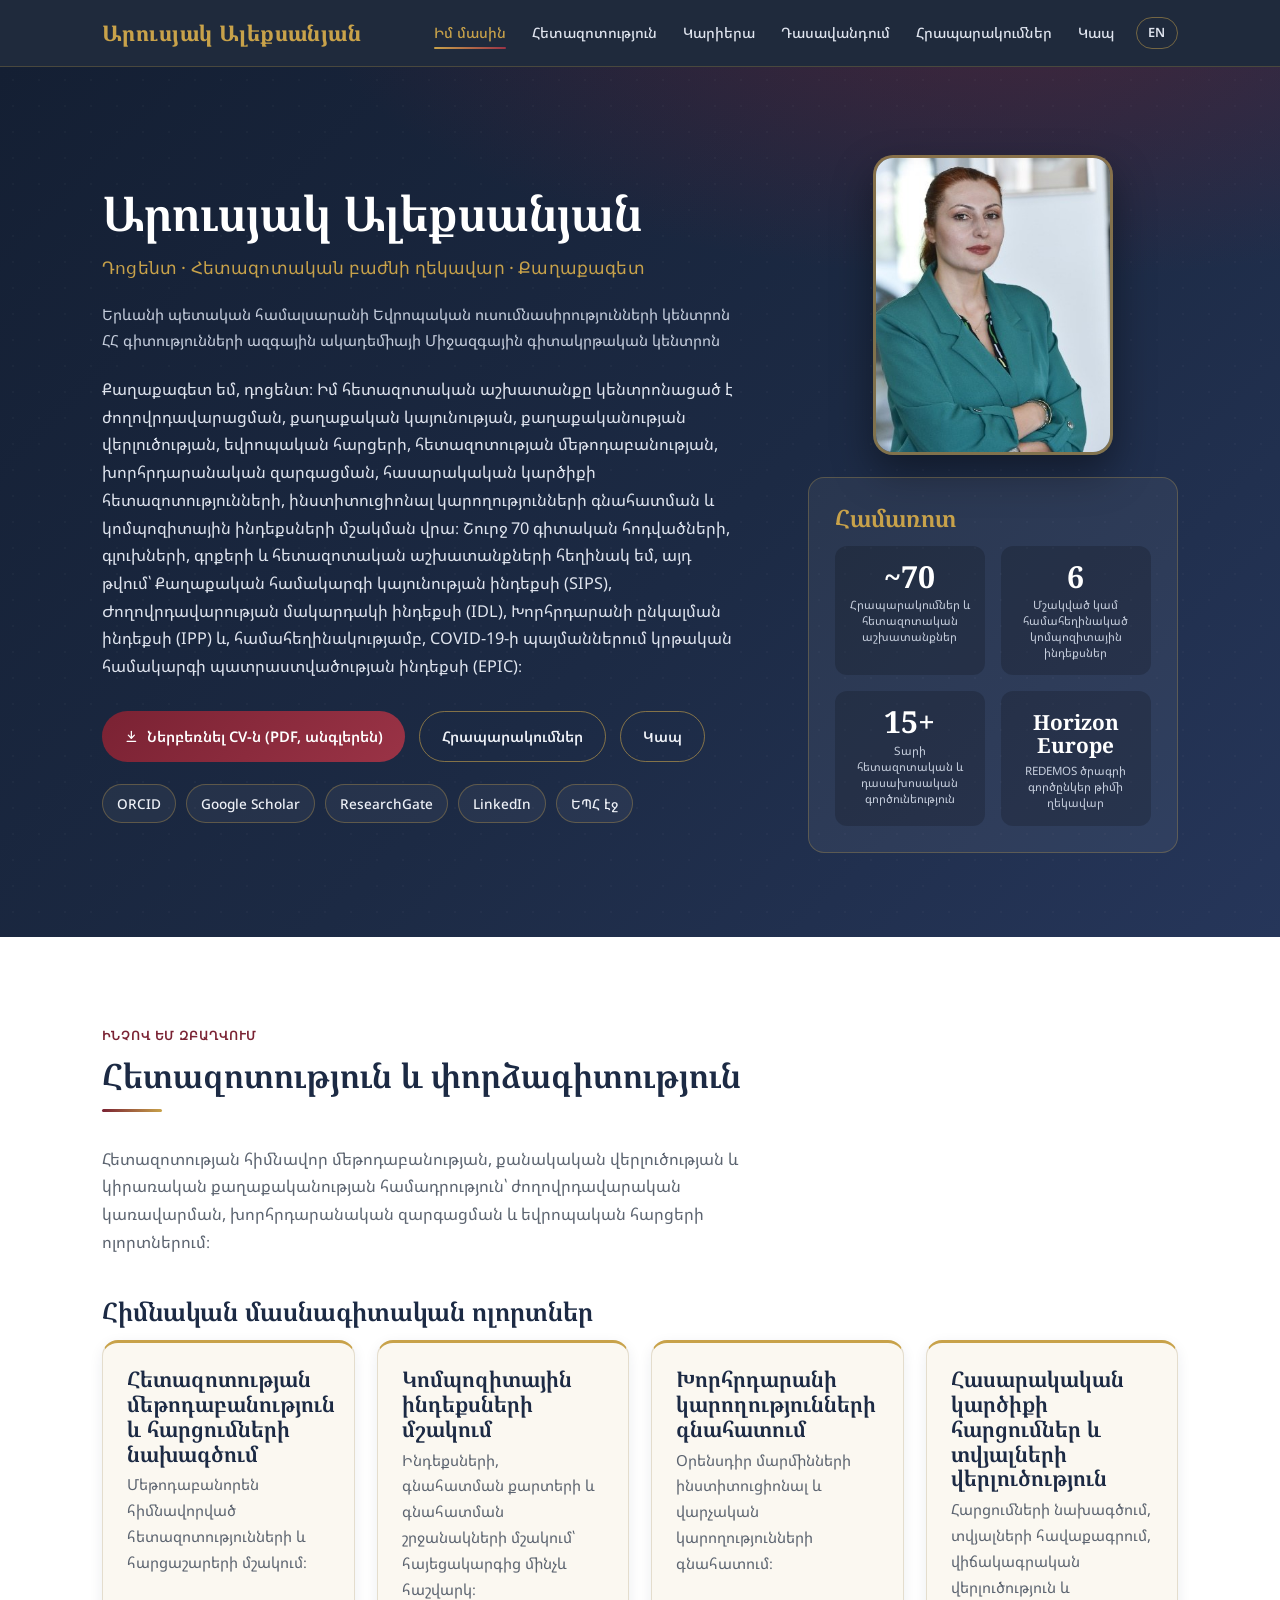
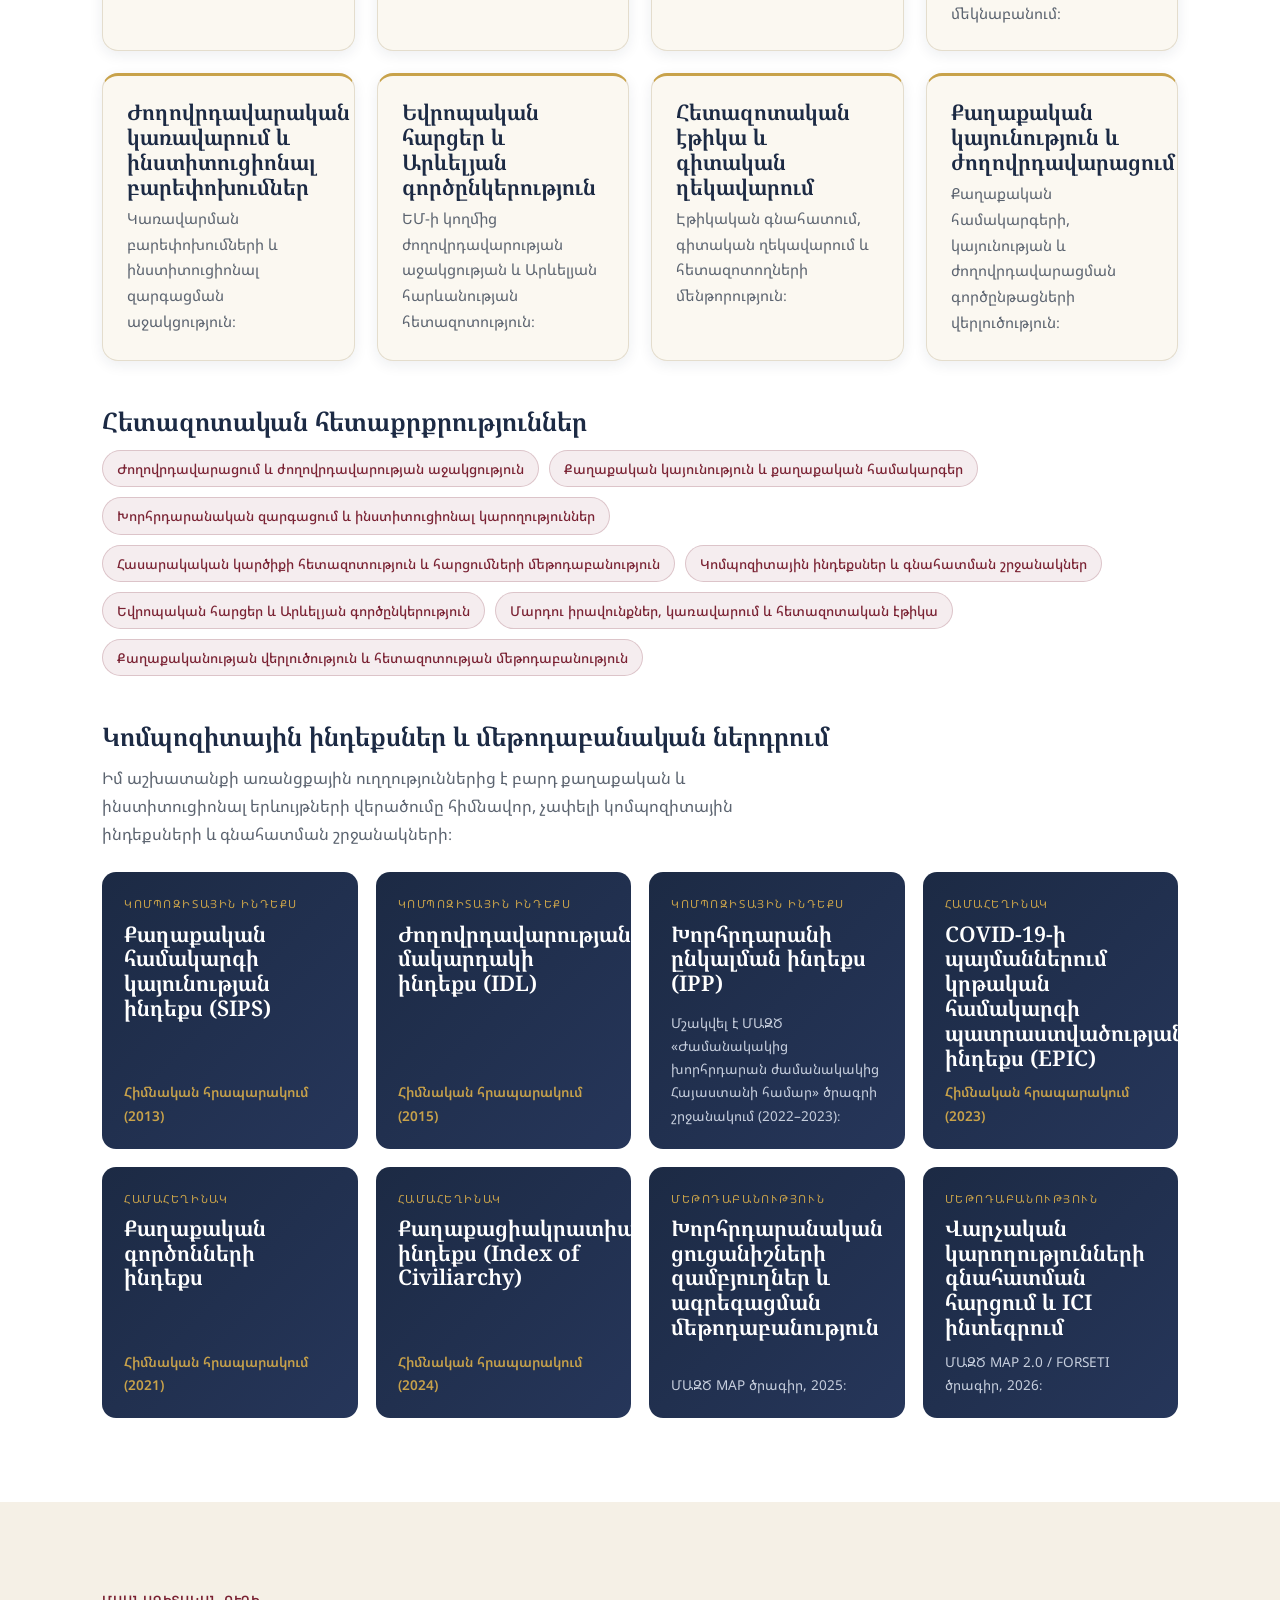
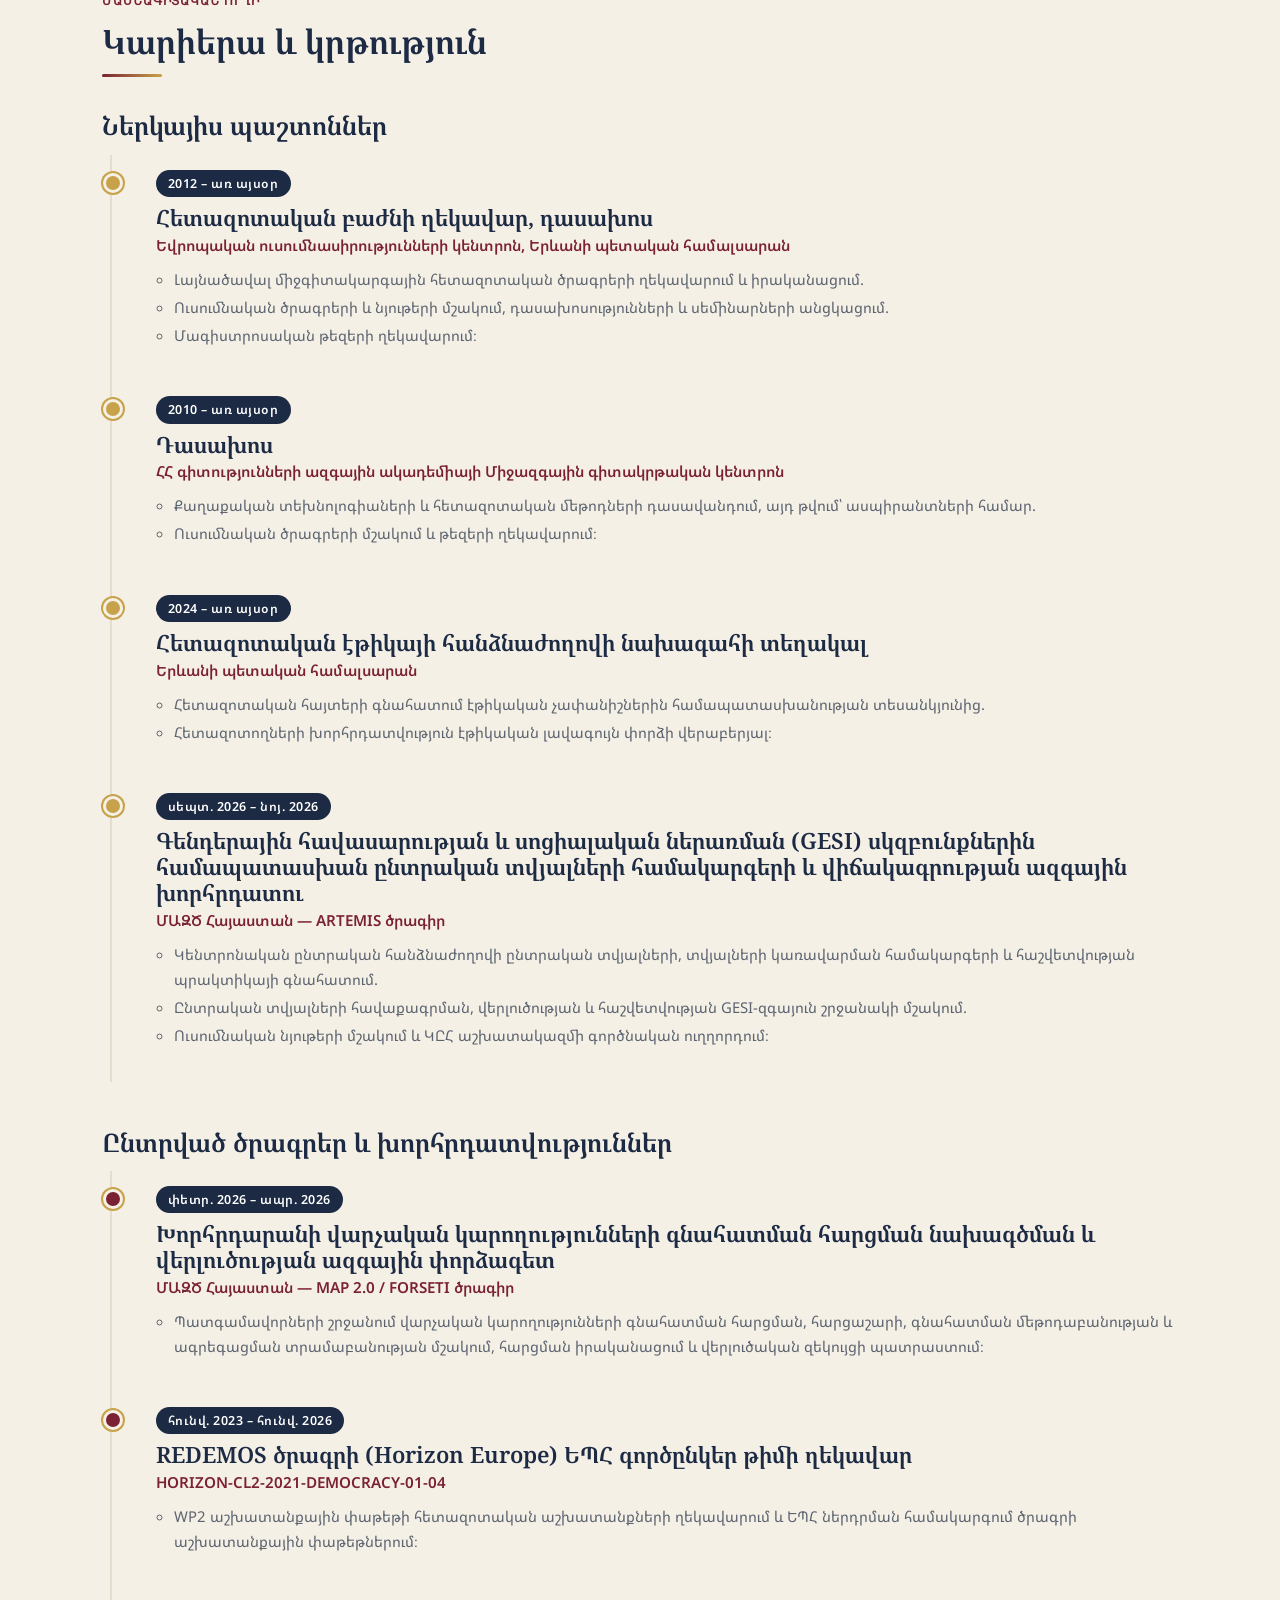
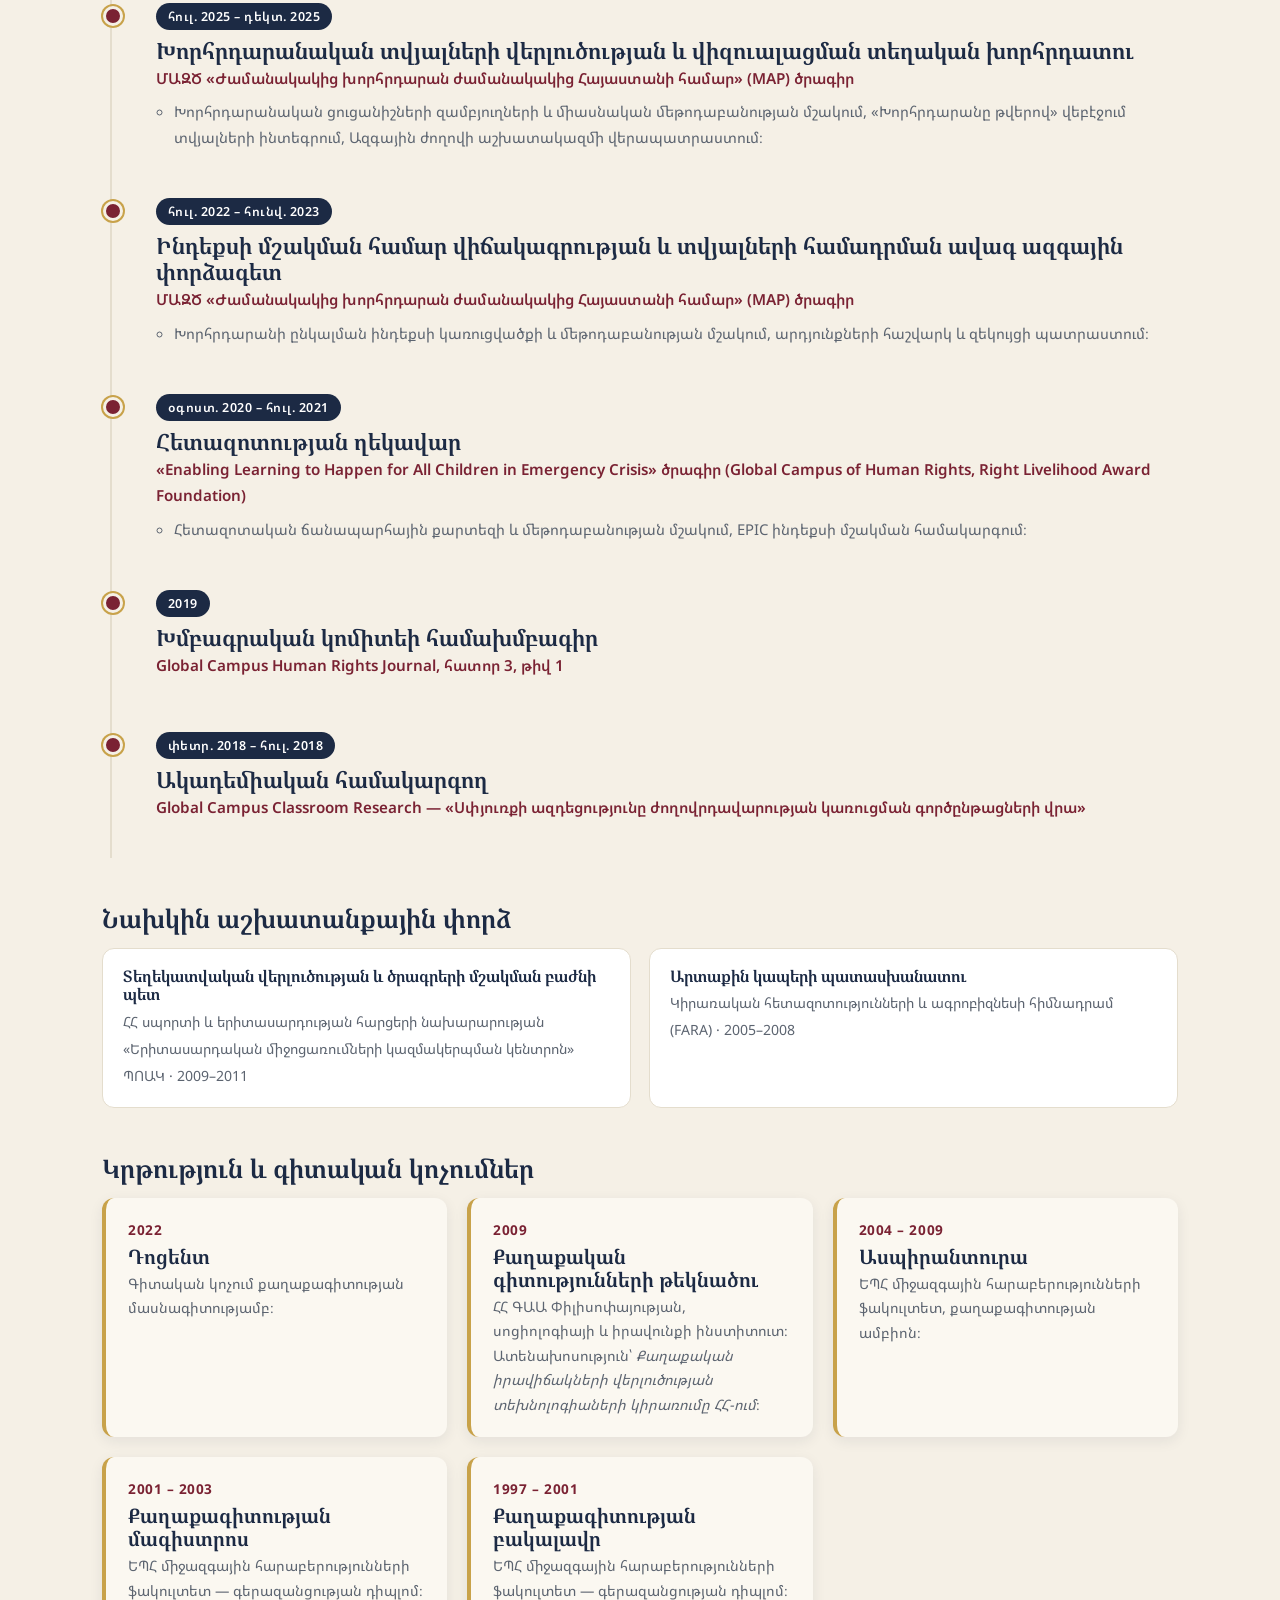
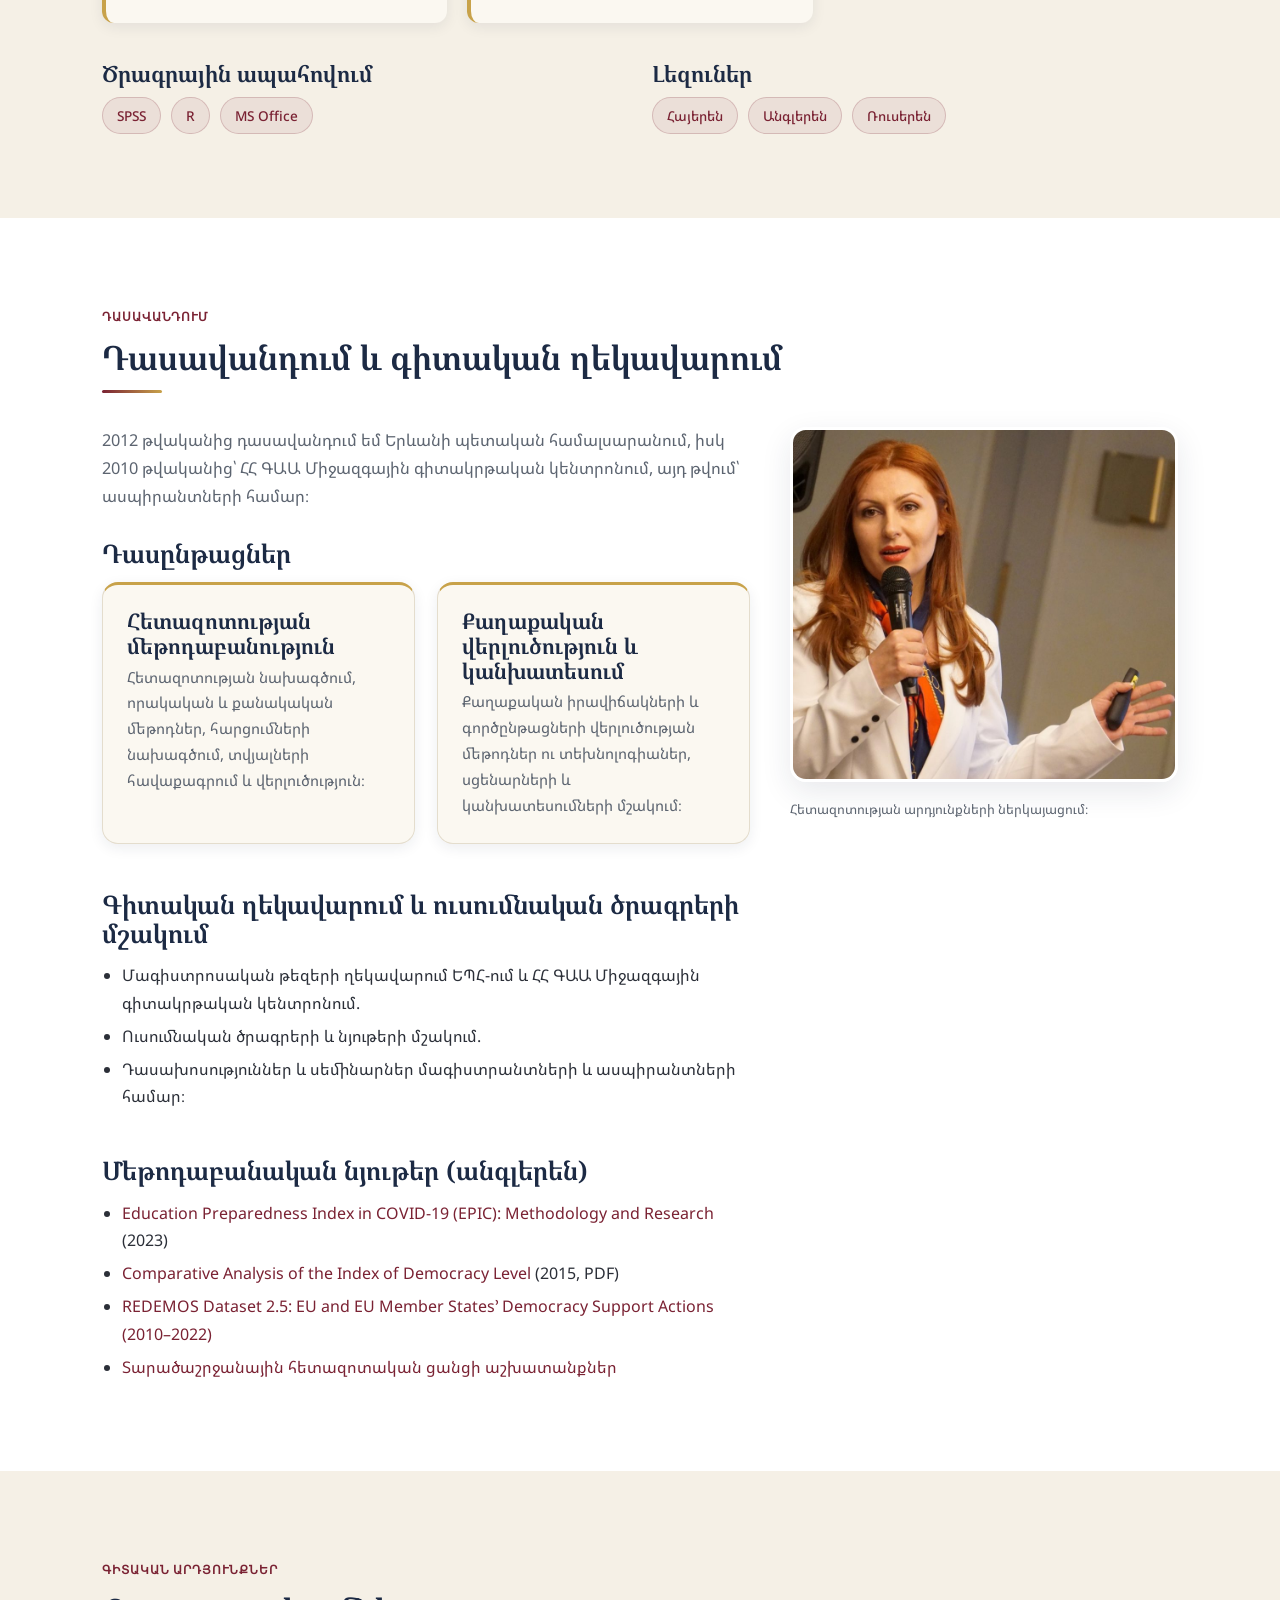
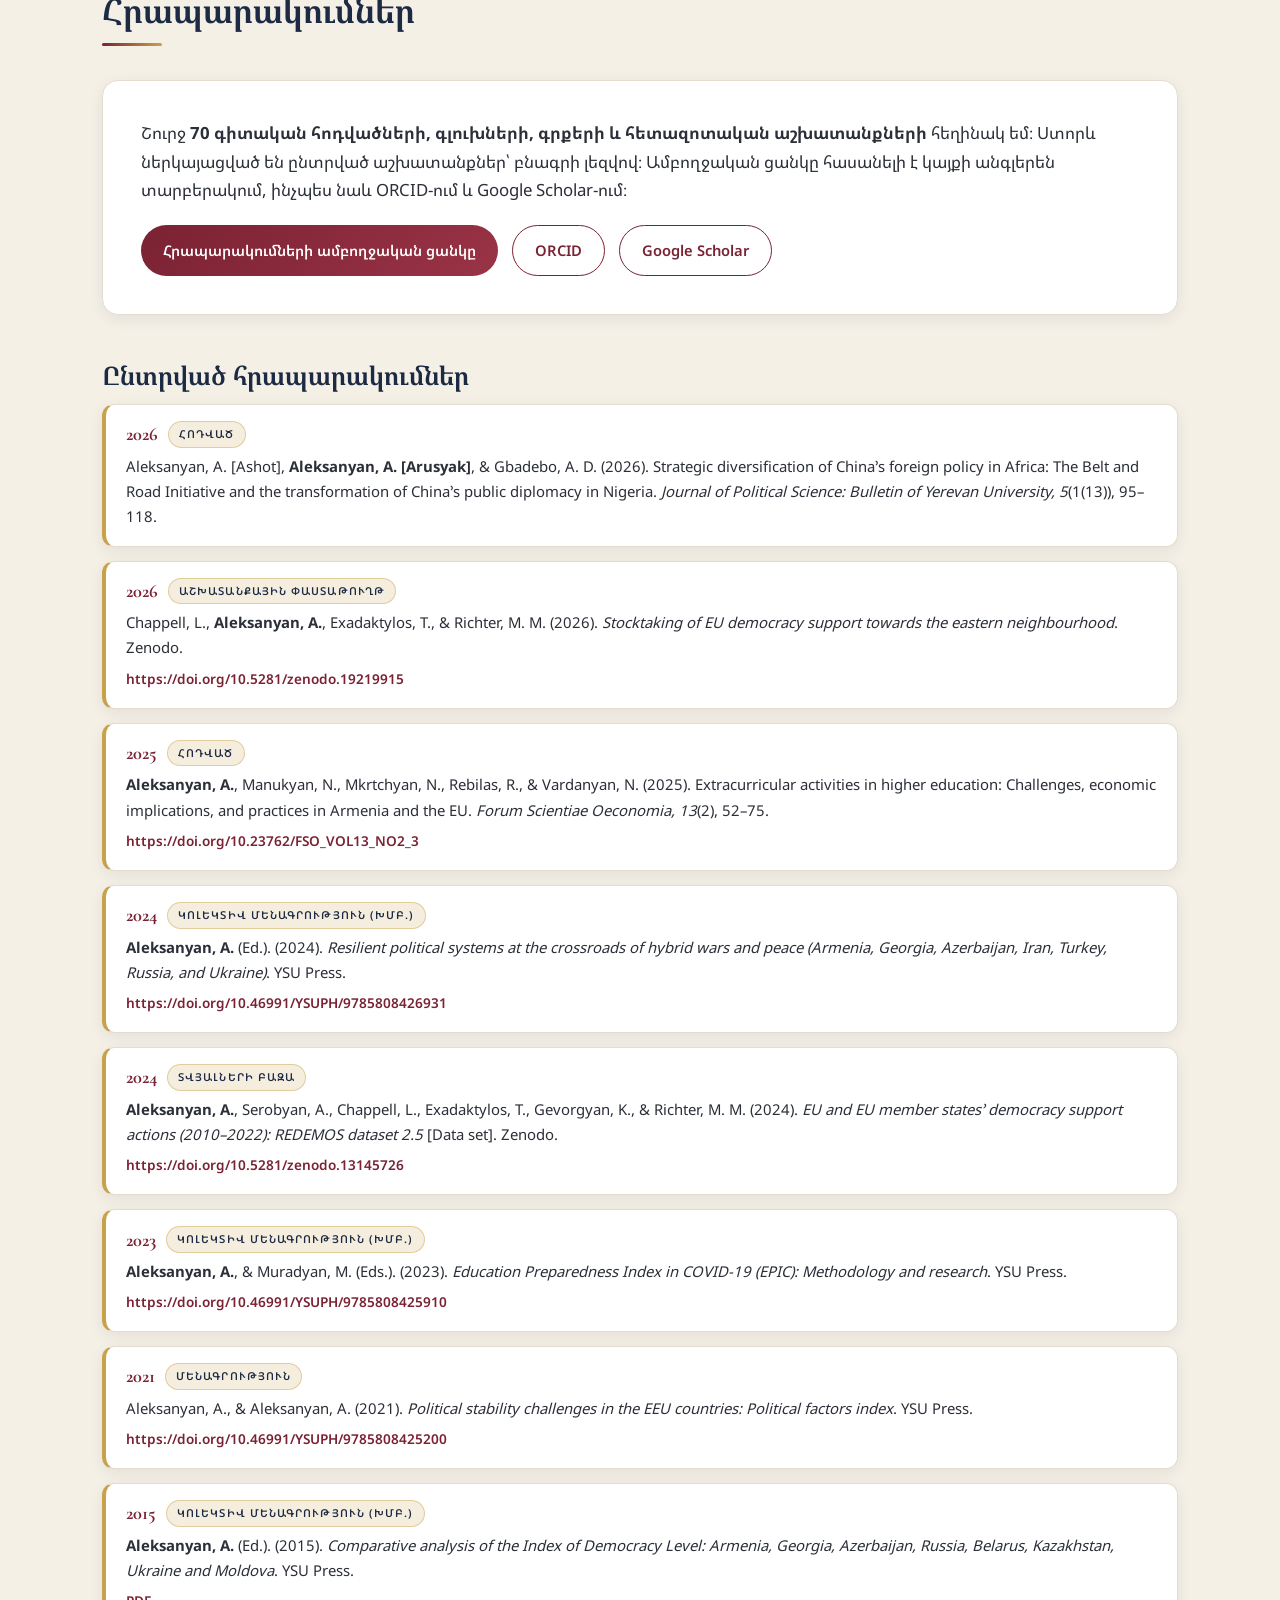
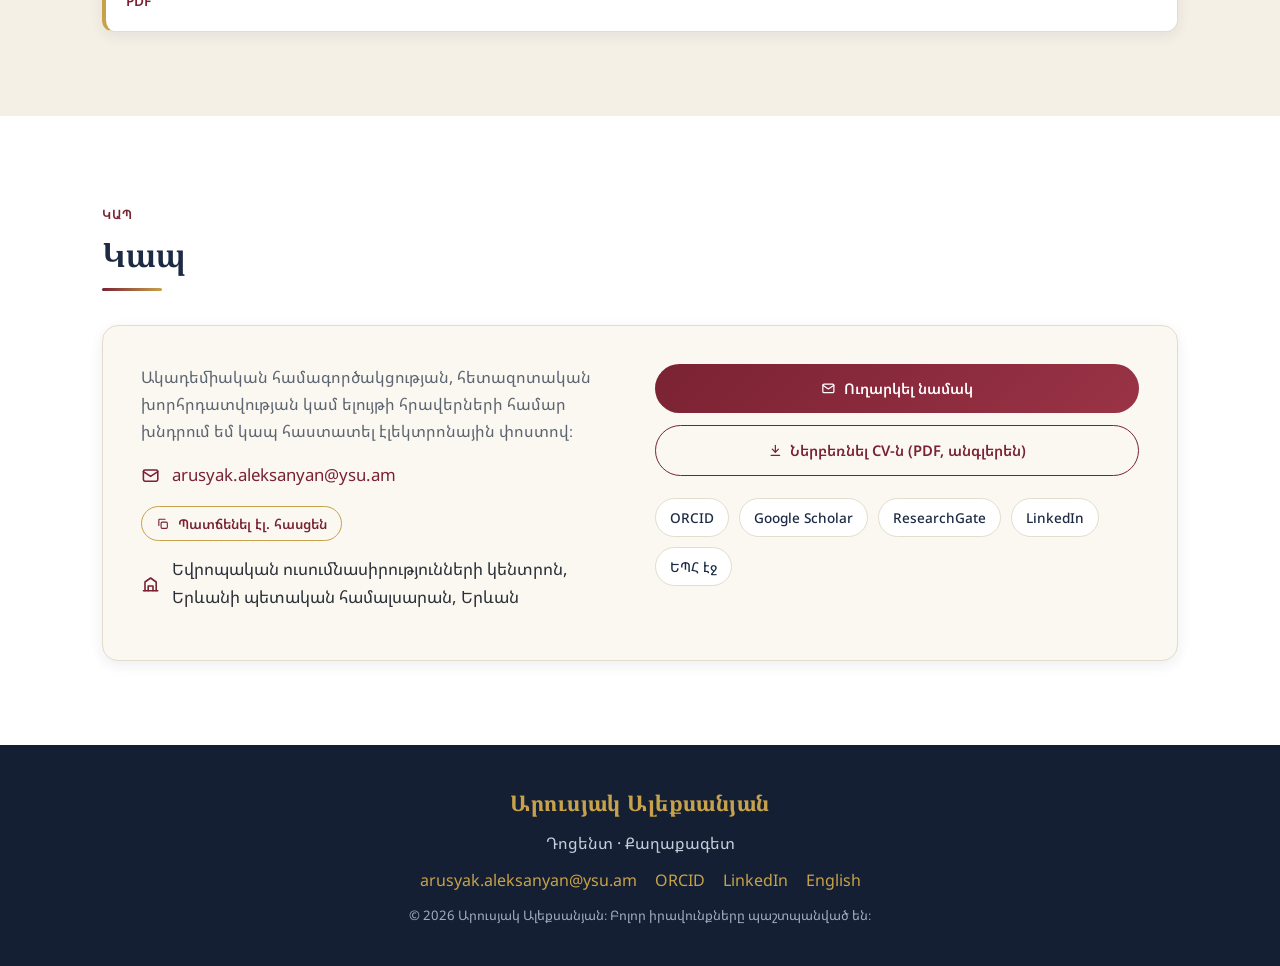
<file: hy/index.html>
<!DOCTYPE html>
<html lang="hy">
<head>
<meta charset="UTF-8" />
<meta name="viewport" content="width=device-width, initial-scale=1.0" />
<title>Արուսյակ Ալեքսանյան — դոցենտ, քաղաքագետ</title>
<meta name="description" content="Արուսյակ Ալեքսանյան, քաղաքական գիտությունների թեկնածու, դոցենտ, ԵՊՀ Եվրոպական ուսումնասիրությունների կենտրոնի հետազոտական բաժնի ղեկավար։ Ժողովրդավարացում, քաղաքական կայունություն, հետազոտության մեթոդաբանություն, կոմպոզիտային ինդեքսներ։" />
<link rel="canonical" href="https://a-aleksanyan.github.io/hy/" />
<link rel="alternate" hreflang="en" href="https://a-aleksanyan.github.io/" />
<link rel="alternate" hreflang="hy" href="https://a-aleksanyan.github.io/hy/" />
<link rel="icon" href="../images/favicon.svg" type="image/svg+xml" />

<meta property="og:type" content="profile" />
<meta property="og:title" content="Արուսյակ Ալեքսանյան — դոցենտ, քաղաքագետ" />
<meta property="og:description" content="Ժողովրդավարացում, քաղաքական կայունություն, հետազոտության մեթոդաբանություն և կոմպոզիտային ինդեքսներ։ ԵՊՀ Եվրոպական ուսումնասիրությունների կենտրոն։" />
<meta property="og:url" content="https://a-aleksanyan.github.io/hy/" />
<meta property="og:image" content="https://a-aleksanyan.github.io/images/og-image.jpg" />
<meta property="og:image:width" content="1200" />
<meta property="og:image:height" content="630" />
<meta property="og:locale" content="hy_AM" />
<meta property="og:locale:alternate" content="en_GB" />
<meta name="twitter:card" content="summary_large_image" />

<link rel="preconnect" href="https://fonts.googleapis.com" />
<link rel="preconnect" href="https://fonts.gstatic.com" crossorigin />
<link href="https://fonts.googleapis.com/css2?family=Cormorant+Garamond:wght@500;600;700&family=Inter:wght@400;500;600;700&family=Noto+Sans+Armenian:wght@400;500;600;700&family=Noto+Serif+Armenian:wght@500;600;700&display=swap" rel="stylesheet" />
<link rel="stylesheet" href="../style.css" />
<script>document.documentElement.classList.add('js');</script>
<script src="../script.js" defer></script>
</head>
<body>

<svg width="0" height="0" style="position:absolute" aria-hidden="true" focusable="false">
  <symbol id="i-mail" viewBox="0 0 24 24"><rect x="3" y="5" width="18" height="14" rx="2"/><path d="m3 7 9 6 9-6"/></symbol>
  <symbol id="i-download" viewBox="0 0 24 24"><path d="M12 4v11"/><path d="m7 10 5 5 5-5"/><path d="M5 20h14"/></symbol>
  <symbol id="i-copy" viewBox="0 0 24 24"><rect x="9" y="9" width="11" height="11" rx="2"/><path d="M5 15V5a1 1 0 0 1 1-1h10"/></symbol>
  <symbol id="i-building" viewBox="0 0 24 24"><path d="M3 21h18"/><path d="M5 21V10l7-5 7 5v11"/><path d="M9 21v-6h6v6"/></symbol>
  <symbol id="i-menu" viewBox="0 0 24 24"><path d="M4 7h16M4 12h16M4 17h16"/></symbol>
  <symbol id="i-close" viewBox="0 0 24 24"><path d="M6 6l12 12M18 6 6 18"/></symbol>
  <symbol id="i-up" viewBox="0 0 24 24"><path d="M12 19V5"/><path d="m5 12 7-7 7 7"/></symbol>
</svg>

<a class="skip-link" href="#main">Անցնել հիմնական բովանդակությանը</a>

<header class="site-header">
  <nav class="container nav-inner" aria-label="Հիմնական ընտրացանկ">
    <a class="brand" href="#about">Արուսյակ Ալեքսանյան</a>
    <div class="nav-right">
      <ul class="nav-links" id="navLinks">
        <li><a href="#about">Իմ մասին</a></li>
        <li><a href="#research">Հետազոտություն</a></li>
        <li><a href="#career">Կարիերա</a></li>
        <li><a href="#teaching">Դասավանդում</a></li>
        <li><a href="#publications">Հրապարակումներ</a></li>
        <li><a href="#contact">Կապ</a></li>
      </ul>
      <a class="lang-switch" href="../" lang="en" hreflang="en" title="English version">EN</a>
      <button class="nav-toggle" id="navToggle" type="button" aria-expanded="false" aria-controls="navLinks">
        <span class="visually-hidden">Ընտրացանկ</span>
        <svg class="icon icon-open" aria-hidden="true"><use href="#i-menu"/></svg>
        <svg class="icon icon-close" aria-hidden="true"><use href="#i-close"/></svg>
      </button>
    </div>
  </nav>
</header>

<main id="main">

<!-- ============================= ԻՄ ՄԱՍԻՆ ============================= -->
<section class="hero" id="about" aria-labelledby="name">
  <div class="container hero-grid">
    <div class="reveal">
      <h1 class="hero-name" id="name">Արուսյակ Ալեքսանյան</h1>
      <p class="hero-title">Դոցենտ · Հետազոտական բաժնի ղեկավար · Քաղաքագետ</p>
      <p class="hero-affil">
        Երևանի պետական համալսարանի Եվրոպական ուսումնասիրությունների կենտրոն<br />
        ՀՀ գիտությունների ազգային ակադեմիայի Միջազգային գիտակրթական կենտրոն
      </p>
      <p class="hero-profile">
        Քաղաքագետ եմ, դոցենտ։ Իմ հետազոտական աշխատանքը կենտրոնացած է ժողովրդավարացման, քաղաքական
        կայունության, քաղաքականության վերլուծության, եվրոպական հարցերի, հետազոտության մեթոդաբանության,
        խորհրդարանական զարգացման, հասարակական կարծիքի հետազոտությունների, ինստիտուցիոնալ կարողությունների
        գնահատման և կոմպոզիտային ինդեքսների մշակման վրա։ Շուրջ 70 գիտական հոդվածների, գլուխների, գրքերի
        և հետազոտական աշխատանքների հեղինակ եմ, այդ թվում՝ Քաղաքական համակարգի կայունության ինդեքսի (SIPS),
        Ժողովրդավարության մակարդակի ինդեքսի (IDL), Խորհրդարանի ընկալման ինդեքսի (IPP) և, համահեղինակությամբ,
        COVID-19-ի պայմաններում կրթական համակարգի պատրաստվածության ինդեքսի (EPIC)։
      </p>
      <div class="hero-cta">
        <a class="btn btn-primary" href="../files/Arusyak_Aleksanyan_CV.pdf" download>
          <svg class="icon" aria-hidden="true"><use href="#i-download"/></svg>Ներբեռնել CV-ն (PDF, անգլերեն)
        </a>
        <a class="btn btn-ghost" href="#publications">Հրապարակումներ</a>
        <a class="btn btn-ghost" href="#contact">Կապ</a>
      </div>
      <ul class="profile-links" aria-label="Գիտական պրոֆիլներ">
        <li><a href="https://orcid.org/0000-0002-1729-1532">ORCID</a></li>
        <li><a href="https://scholar.google.com/citations?user=tx4gEm0AAAAJ">Google Scholar</a></li>
        <li><a href="https://www.researchgate.net/profile/Arusyak-Aleksanyan">ResearchGate</a></li>
        <li><a href="https://www.linkedin.com/in/arusyak-aleksanyan/">LinkedIn</a></li>
        <li><a href="https://www.ysu.am/en/user/1161">ԵՊՀ էջ</a></li>
      </ul>
    </div>
    <div class="hero-right reveal">
      <div class="hero-photo-wrap">
        <img class="hero-photo" src="../images/portrait.jpg" width="346" height="526" alt="Արուսյակ Ալեքսանյանի դիմանկարը" />
      </div>
      <div class="hero-card">
        <h2>Համառոտ</h2>
        <ul class="hero-stats">
          <li class="stat"><b>~70</b><span>Հրապարակումներ և հետազոտական աշխատանքներ</span></li>
          <li class="stat"><b>6</b><span>Մշակված կամ համահեղինակած կոմպոզիտային ինդեքսներ</span></li>
          <li class="stat"><b>15+</b><span>Տարի հետազոտական և դասախոսական գործունեություն</span></li>
          <li class="stat"><b class="stat-word">Horizon Europe</b><span>REDEMOS ծրագրի գործընկեր թիմի ղեկավար</span></li>
        </ul>
      </div>
    </div>
  </div>
</section>

<!-- ============================= ՀԵՏԱԶՈՏՈՒԹՅՈՒՆ ============================= -->
<section class="bg-white" id="research" aria-labelledby="research-title">
  <div class="container">
    <span class="section-eyebrow reveal">Ինչով եմ զբաղվում</span>
    <h2 class="section-title reveal" id="research-title">Հետազոտություն և փորձագիտություն</h2>
    <div class="divider reveal"></div>
    <p class="section-intro reveal">
      Հետազոտության հիմնավոր մեթոդաբանության, քանակական վերլուծության և կիրառական քաղաքականության համադրություն՝
      ժողովրդավարական կառավարման, խորհրդարանական զարգացման և եվրոպական հարցերի ոլորտներում։
    </p>

    <h3 class="sub-title reveal" style="margin-top:0">Հիմնական մասնագիտական ոլորտներ</h3>
    <ul class="card-grid">
      <li class="card reveal"><h4>Հետազոտության մեթոդաբանություն և հարցումների նախագծում</h4><p>Մեթոդաբանորեն հիմնավորված հետազոտությունների և հարցաշարերի մշակում։</p></li>
      <li class="card reveal"><h4>Կոմպոզիտային ինդեքսների մշակում</h4><p>Ինդեքսների, գնահատման քարտերի և գնահատման շրջանակների մշակում՝ հայեցակարգից մինչև հաշվարկ։</p></li>
      <li class="card reveal"><h4>Խորհրդարանի կարողությունների գնահատում</h4><p>Օրենսդիր մարմինների ինստիտուցիոնալ և վարչական կարողությունների գնահատում։</p></li>
      <li class="card reveal"><h4>Հասարակական կարծիքի հարցումներ և տվյալների վերլուծություն</h4><p>Հարցումների նախագծում, տվյալների հավաքագրում, վիճակագրական վերլուծություն և մեկնաբանում։</p></li>
      <li class="card reveal"><h4>Ժողովրդավարական կառավարում և ինստիտուցիոնալ բարեփոխումներ</h4><p>Կառավարման բարեփոխումների և ինստիտուցիոնալ զարգացման աջակցություն։</p></li>
      <li class="card reveal"><h4>Եվրոպական հարցեր և Արևելյան գործընկերություն</h4><p>ԵՄ-ի կողմից ժողովրդավարության աջակցության և Արևելյան հարևանության հետազոտություն։</p></li>
      <li class="card reveal"><h4>Հետազոտական էթիկա և գիտական ղեկավարում</h4><p>Էթիկական գնահատում, գիտական ղեկավարում և հետազոտողների մենթորություն։</p></li>
      <li class="card reveal"><h4>Քաղաքական կայունություն և ժողովրդավարացում</h4><p>Քաղաքական համակարգերի, կայունության և ժողովրդավարացման գործընթացների վերլուծություն։</p></li>
    </ul>

    <h3 class="sub-title reveal">Հետազոտական հետաքրքրություններ</h3>
    <ul class="badges reveal">
      <li class="badge">Ժողովրդավարացում և ժողովրդավարության աջակցություն</li>
      <li class="badge">Քաղաքական կայունություն և քաղաքական համակարգեր</li>
      <li class="badge">Խորհրդարանական զարգացում և ինստիտուցիոնալ կարողություններ</li>
      <li class="badge">Հասարակական կարծիքի հետազոտություն և հարցումների մեթոդաբանություն</li>
      <li class="badge">Կոմպոզիտային ինդեքսներ և գնահատման շրջանակներ</li>
      <li class="badge">Եվրոպական հարցեր և Արևելյան գործընկերություն</li>
      <li class="badge">Մարդու իրավունքներ, կառավարում և հետազոտական էթիկա</li>
      <li class="badge">Քաղաքականության վերլուծություն և հետազոտության մեթոդաբանություն</li>
    </ul>

    <h3 class="sub-title reveal">Կոմպոզիտային ինդեքսներ և մեթոդաբանական ներդրում</h3>
    <p class="section-intro reveal" style="margin-bottom:24px">
      Իմ աշխատանքի առանցքային ուղղություններից է բարդ քաղաքական և ինստիտուցիոնալ երևույթների
      վերածումը հիմնավոր, չափելի կոմպոզիտային ինդեքսների և գնահատման շրջանակների։
    </p>
    <ul class="index-grid">
      <li class="index-item reveal"><span class="tag">Կոմպոզիտային ինդեքս</span><h4>Քաղաքական համակարգի կայունության ինդեքս (SIPS)</h4><a href="../#pub-2013-sips">Հիմնական հրապարակում (2013)</a></li>
      <li class="index-item reveal"><span class="tag">Կոմպոզիտային ինդեքս</span><h4>Ժողովրդավարության մակարդակի ինդեքս (IDL)</h4><a href="../#pub-2015-idl">Հիմնական հրապարակում (2015)</a></li>
      <li class="index-item reveal"><span class="tag">Կոմպոզիտային ինդեքս</span><h4>Խորհրդարանի ընկալման ինդեքս (IPP)</h4><span class="note">Մշակվել է ՄԱԶԾ «Ժամանակակից խորհրդարան ժամանակակից Հայաստանի համար» ծրագրի շրջանակում (2022–2023)։</span></li>
      <li class="index-item reveal"><span class="tag">Համահեղինակ</span><h4>COVID-19-ի պայմաններում կրթական համակարգի պատրաստվածության ինդեքս (EPIC)</h4><a href="../#pub-2023-epic">Հիմնական հրապարակում (2023)</a></li>
      <li class="index-item reveal"><span class="tag">Համահեղինակ</span><h4>Քաղաքական գործոնների ինդեքս</h4><a href="../#pub-2021-pfi">Հիմնական հրապարակում (2021)</a></li>
      <li class="index-item reveal"><span class="tag">Համահեղինակ</span><h4>Քաղաքացիակրատիայի ինդեքս (Index of Civiliarchy)</h4><a href="../#pub-2024-civiliarchy">Հիմնական հրապարակում (2024)</a></li>
      <li class="index-item reveal"><span class="tag">Մեթոդաբանություն</span><h4>Խորհրդարանական ցուցանիշների զամբյուղներ և ագրեգացման մեթոդաբանություն</h4><span class="note">ՄԱԶԾ MAP ծրագիր, 2025։</span></li>
      <li class="index-item reveal"><span class="tag">Մեթոդաբանություն</span><h4>Վարչական կարողությունների գնահատման հարցում և ICI ինտեգրում</h4><span class="note">ՄԱԶԾ MAP 2.0 / FORSETI ծրագիր, 2026։</span></li>
    </ul>
  </div>
</section>

<!-- ============================= ԿԱՐԻԵՐԱ ============================= -->
<section class="bg-beige" id="career" aria-labelledby="career-title">
  <div class="container">
    <span class="section-eyebrow reveal">Մասնագիտական ուղի</span>
    <h2 class="section-title reveal" id="career-title">Կարիերա և կրթություն</h2>
    <div class="divider reveal"></div>

    <h3 class="sub-title reveal" style="margin-top:0">Ներկայիս պաշտոններ</h3>
    <ul class="timeline">
      <li class="tl-item current reveal">
        <span class="tl-period">2012 – առ այսօր</span>
        <h4>Հետազոտական բաժնի ղեկավար, դասախոս</h4>
        <div class="tl-org">Եվրոպական ուսումնասիրությունների կենտրոն, Երևանի պետական համալսարան</div>
        <ul>
          <li>Լայնածավալ միջգիտակարգային հետազոտական ծրագրերի ղեկավարում և իրականացում.</li>
          <li>Ուսումնական ծրագրերի և նյութերի մշակում, դասախոսությունների և սեմինարների անցկացում.</li>
          <li>Մագիստրոսական թեզերի ղեկավարում։</li>
        </ul>
      </li>
      <li class="tl-item current reveal">
        <span class="tl-period">2010 – առ այսօր</span>
        <h4>Դասախոս</h4>
        <div class="tl-org">ՀՀ գիտությունների ազգային ակադեմիայի Միջազգային գիտակրթական կենտրոն</div>
        <ul>
          <li>Քաղաքական տեխնոլոգիաների և հետազոտական մեթոդների դասավանդում, այդ թվում՝ ասպիրանտների համար.</li>
          <li>Ուսումնական ծրագրերի մշակում և թեզերի ղեկավարում։</li>
        </ul>
      </li>
      <li class="tl-item current reveal">
        <span class="tl-period">2024 – առ այսօր</span>
        <h4>Հետազոտական էթիկայի հանձնաժողովի նախագահի տեղակալ</h4>
        <div class="tl-org">Երևանի պետական համալսարան</div>
        <ul>
          <li>Հետազոտական հայտերի գնահատում էթիկական չափանիշներին համապատասխանության տեսանկյունից.</li>
          <li>Հետազոտողների խորհրդատվություն էթիկական լավագույն փորձի վերաբերյալ։</li>
        </ul>
      </li>
      <li class="tl-item current reveal">
        <span class="tl-period">սեպտ. 2026 – նոյ. 2026</span>
        <h4>Գենդերային հավասարության և սոցիալական ներառման (GESI) սկզբունքներին համապատասխան ընտրական տվյալների համակարգերի և վիճակագրության ազգային խորհրդատու</h4>
        <div class="tl-org">ՄԱԶԾ Հայաստան — ARTEMIS ծրագիր</div>
        <ul>
          <li>Կենտրոնական ընտրական հանձնաժողովի ընտրական տվյալների, տվյալների կառավարման համակարգերի և հաշվետվության պրակտիկայի գնահատում.</li>
          <li>Ընտրական տվյալների հավաքագրման, վերլուծության և հաշվետվության GESI-զգայուն շրջանակի մշակում.</li>
          <li>Ուսումնական նյութերի մշակում և ԿԸՀ աշխատակազմի գործնական ուղղորդում։</li>
        </ul>
      </li>
    </ul>

    <h3 class="sub-title reveal">Ընտրված ծրագրեր և խորհրդատվություններ</h3>
    <ul class="timeline">
      <li class="tl-item reveal">
        <span class="tl-period">փետր. 2026 – ապր. 2026</span>
        <h4>Խորհրդարանի վարչական կարողությունների գնահատման հարցման նախագծման և վերլուծության ազգային փորձագետ</h4>
        <div class="tl-org">ՄԱԶԾ Հայաստան — MAP 2.0 / FORSETI ծրագիր</div>
        <ul><li>Պատգամավորների շրջանում վարչական կարողությունների գնահատման հարցման, հարցաշարի, գնահատման մեթոդաբանության և ագրեգացման տրամաբանության մշակում, հարցման իրականացում և վերլուծական զեկույցի պատրաստում։</li></ul>
      </li>
      <li class="tl-item reveal">
        <span class="tl-period">հունվ. 2023 – հունվ. 2026</span>
        <h4>REDEMOS ծրագրի (Horizon Europe) ԵՊՀ գործընկեր թիմի ղեկավար</h4>
        <div class="tl-org">HORIZON-CL2-2021-DEMOCRACY-01-04</div>
        <ul><li>WP2 աշխատանքային փաթեթի հետազոտական աշխատանքների ղեկավարում և ԵՊՀ ներդրման համակարգում ծրագրի աշխատանքային փաթեթներում։</li></ul>
      </li>
      <li class="tl-item reveal">
        <span class="tl-period">հուլ. 2025 – դեկտ. 2025</span>
        <h4>Խորհրդարանական տվյալների վերլուծության և վիզուալացման տեղական խորհրդատու</h4>
        <div class="tl-org">ՄԱԶԾ «Ժամանակակից խորհրդարան ժամանակակից Հայաստանի համար» (MAP) ծրագիր</div>
        <ul><li>Խորհրդարանական ցուցանիշների զամբյուղների և միասնական մեթոդաբանության մշակում, «Խորհրդարանը թվերով» վեբէջում տվյալների ինտեգրում, Ազգային ժողովի աշխատակազմի վերապատրաստում։</li></ul>
      </li>
      <li class="tl-item reveal">
        <span class="tl-period">հուլ. 2022 – հունվ. 2023</span>
        <h4>Ինդեքսի մշակման համար վիճակագրության և տվյալների համադրման ավագ ազգային փորձագետ</h4>
        <div class="tl-org">ՄԱԶԾ «Ժամանակակից խորհրդարան ժամանակակից Հայաստանի համար» (MAP) ծրագիր</div>
        <ul><li>Խորհրդարանի ընկալման ինդեքսի կառուցվածքի և մեթոդաբանության մշակում, արդյունքների հաշվարկ և զեկույցի պատրաստում։</li></ul>
      </li>
      <li class="tl-item reveal">
        <span class="tl-period">օգոստ. 2020 – հուլ. 2021</span>
        <h4>Հետազոտության ղեկավար</h4>
        <div class="tl-org">«Enabling Learning to Happen for All Children in Emergency Crisis» ծրագիր (Global Campus of Human Rights, Right Livelihood Award Foundation)</div>
        <ul><li>Հետազոտական ճանապարհային քարտեզի և մեթոդաբանության մշակում, EPIC ինդեքսի մշակման համակարգում։</li></ul>
      </li>
      <li class="tl-item reveal">
        <span class="tl-period">2019</span>
        <h4>Խմբագրական կոմիտեի համախմբագիր</h4>
        <div class="tl-org">Global Campus Human Rights Journal, հատոր 3, թիվ 1</div>
      </li>
      <li class="tl-item reveal">
        <span class="tl-period">փետր. 2018 – հուլ. 2018</span>
        <h4>Ակադեմիական համակարգող</h4>
        <div class="tl-org">Global Campus Classroom Research — «Սփյուռքի ազդեցությունը ժողովրդավարության կառուցման գործընթացների վրա»</div>
      </li>
    </ul>

    <h3 class="sub-title reveal">Նախկին աշխատանքային փորձ</h3>
    <ul class="compact-list">
      <li class="compact reveal">
        <h4>Տեղեկատվական վերլուծության և ծրագրերի մշակման բաժնի պետ</h4>
        <span>ՀՀ սպորտի և երիտասարդության հարցերի նախարարության «Երիտասարդական միջոցառումների կազմակերպման կենտրոն» ՊՈԱԿ · 2009–2011</span>
      </li>
      <li class="compact reveal">
        <h4>Արտաքին կապերի պատասխանատու</h4>
        <span>Կիրառական հետազոտությունների և ագրոբիզնեսի հիմնադրամ (FARA) · 2005–2008</span>
      </li>
    </ul>

    <h3 class="sub-title reveal">Կրթություն և գիտական կոչումներ</h3>
    <ul class="edu-grid">
      <li class="edu-card reveal"><div class="yr">2022</div><h4>Դոցենտ</h4><p>Գիտական կոչում քաղաքագիտության մասնագիտությամբ։</p></li>
      <li class="edu-card reveal"><div class="yr">2009</div><h4>Քաղաքական գիտությունների թեկնածու</h4><p>ՀՀ ԳԱԱ Փիլիսոփայության, սոցիոլոգիայի և իրավունքի ինստիտուտ։ Ատենախոսություն՝ <em>Քաղաքական իրավիճակների վերլուծության տեխնոլոգիաների կիրառումը ՀՀ-ում</em>։</p></li>
      <li class="edu-card reveal"><div class="yr">2004 – 2009</div><h4>Ասպիրանտուրա</h4><p>ԵՊՀ միջազգային հարաբերությունների ֆակուլտետ, քաղաքագիտության ամբիոն։</p></li>
      <li class="edu-card reveal"><div class="yr">2001 – 2003</div><h4>Քաղաքագիտության մագիստրոս</h4><p>ԵՊՀ միջազգային հարաբերությունների ֆակուլտետ — գերազանցության դիպլոմ։</p></li>
      <li class="edu-card reveal"><div class="yr">1997 – 2001</div><h4>Քաղաքագիտության բակալավր</h4><p>ԵՊՀ միջազգային հարաբերությունների ֆակուլտետ — գերազանցության դիպլոմ։</p></li>
    </ul>

    <div class="two-col reveal">
      <div>
        <h4>Ծրագրային ապահովում</h4>
        <ul class="badges"><li class="badge">SPSS</li><li class="badge">R</li><li class="badge">MS Office</li></ul>
      </div>
      <div>
        <h4>Լեզուներ</h4>
        <ul class="badges"><li class="badge">Հայերեն</li><li class="badge">Անգլերեն</li><li class="badge">Ռուսերեն</li></ul>
      </div>
    </div>
  </div>
</section>

<!-- ============================= ԴԱՍԱՎԱՆԴՈՒՄ ============================= -->
<section class="bg-white" id="teaching" aria-labelledby="teaching-title">
  <div class="container">
    <span class="section-eyebrow reveal">Դասավանդում</span>
    <h2 class="section-title reveal" id="teaching-title">Դասավանդում և գիտական ղեկավարում</h2>
    <div class="divider reveal"></div>
    <div class="teach-grid">
      <div>
        <p class="section-intro reveal" style="margin-bottom:28px">
          2012 թվականից դասավանդում եմ Երևանի պետական համալսարանում, իսկ 2010 թվականից՝ ՀՀ ԳԱԱ Միջազգային
          գիտակրթական կենտրոնում, այդ թվում՝ ասպիրանտների համար։
        </p>
        <h3 class="sub-title reveal" style="margin-top:0">Դասընթացներ</h3>
        <ul class="card-grid">
          <li class="card reveal"><h4>Հետազոտության մեթոդաբանություն</h4><p>Հետազոտության նախագծում, որակական և քանակական մեթոդներ, հարցումների նախագծում, տվյալների հավաքագրում և վերլուծություն։</p></li>
          <li class="card reveal"><h4>Քաղաքական վերլուծություն և կանխատեսում</h4><p>Քաղաքական իրավիճակների և գործընթացների վերլուծության մեթոդներ ու տեխնոլոգիաներ, սցենարների և կանխատեսումների մշակում։</p></li>
        </ul>
        <h3 class="sub-title reveal">Գիտական ղեկավարում և ուսումնական ծրագրերի մշակում</h3>
        <ul class="plain-list reveal">
          <li>Մագիստրոսական թեզերի ղեկավարում ԵՊՀ-ում և ՀՀ ԳԱԱ Միջազգային գիտակրթական կենտրոնում.</li>
          <li>Ուսումնական ծրագրերի և նյութերի մշակում.</li>
          <li>Դասախոսություններ և սեմինարներ մագիստրանտների և ասպիրանտների համար։</li>
        </ul>
        <h3 class="sub-title reveal">Մեթոդաբանական նյութեր (անգլերեն)</h3>
        <ul class="plain-list reveal">
          <li><a href="https://doi.org/10.46991/YSUPH/9785808425910" lang="en">Education Preparedness Index in COVID-19 (EPIC): Methodology and Research</a> (2023)</li>
          <li><a href="https://regionalmaster.net/wp-content/uploads/2019/08/Book_2015_eng_IDL-safe.pdf" lang="en">Comparative Analysis of the Index of Democracy Level</a> (2015, PDF)</li>
          <li><a href="https://doi.org/10.5281/zenodo.13145726" lang="en">REDEMOS Dataset 2.5: EU and EU Member States’ Democracy Support Actions (2010–2022)</a></li>
          <li><a href="https://regionalmaster.net/our-researches/">Տարածաշրջանային հետազոտական ցանցի աշխատանքներ</a></li>
        </ul>
      </div>
      <figure class="reveal">
        <img class="teach-photo" src="../images/presenting.jpg" width="900" height="820" loading="lazy" alt="Արուսյակ Ալեքսանյանը ելույթ է ունենում խոսափողով" />
        <figcaption class="teach-photo-caption">Հետազոտության արդյունքների ներկայացում։</figcaption>
      </figure>
    </div>
  </div>
</section>

<!-- ============================= ՀՐԱՊԱՐԱԿՈՒՄՆԵՐ ============================= -->
<section class="bg-beige" id="publications" aria-labelledby="publications-title">
  <div class="container">
    <span class="section-eyebrow reveal">Գիտական արդյունքներ</span>
    <h2 class="section-title reveal" id="publications-title">Հրապարակումներ</h2>
    <div class="divider reveal"></div>
    <div class="panel reveal">
      <p style="font-size:1.05rem;color:var(--ink)">
        Շուրջ <strong>70 գիտական հոդվածների, գլուխների, գրքերի և հետազոտական աշխատանքների</strong> հեղինակ եմ։
        Ստորև ներկայացված են ընտրված աշխատանքներ՝ բնագրի լեզվով։ Ամբողջական ցանկը հասանելի է
        կայքի անգլերեն տարբերակում, ինչպես նաև ORCID-ում և Google Scholar-ում։
      </p>
      <div class="link-row">
        <a href="../#publications" class="btn btn-primary">Հրապարակումների ամբողջական ցանկը</a>
        <a href="https://orcid.org/0000-0002-1729-1532" class="btn btn-outline">ORCID</a>
        <a href="https://scholar.google.com/citations?user=tx4gEm0AAAAJ" class="btn btn-outline">Google Scholar</a>
      </div>
    </div>

    <h3 class="sub-title reveal">Ընտրված հրապարակումներ</h3>
    <ol class="pub-list" lang="en">
      <li class="pub-card reveal">
        <div class="pub-top"><span class="pub-year">2026</span><span class="pub-type" lang="hy">Հոդված</span></div>
        <p>Aleksanyan, A. [Ashot], <strong>Aleksanyan, A. [Arusyak]</strong>, &amp; Gbadebo, A. D. (2026). Strategic diversification of China’s foreign policy in Africa: The Belt and Road Initiative and the transformation of China’s public diplomacy in Nigeria. <em>Journal of Political Science: Bulletin of Yerevan University, 5</em>(1(13)), 95–118.</p>
      </li>
      <li class="pub-card reveal">
        <div class="pub-top"><span class="pub-year">2026</span><span class="pub-type" lang="hy">Աշխատանքային փաստաթուղթ</span></div>
        <p>Chappell, L., <strong>Aleksanyan, A.</strong>, Exadaktylos, T., &amp; Richter, M. M. (2026). <em>Stocktaking of EU democracy support towards the eastern neighbourhood</em>. Zenodo.</p>
        <a class="pub-link" href="https://doi.org/10.5281/zenodo.19219915">https://doi.org/10.5281/zenodo.19219915</a>
      </li>
      <li class="pub-card reveal">
        <div class="pub-top"><span class="pub-year">2025</span><span class="pub-type" lang="hy">Հոդված</span></div>
        <p><strong>Aleksanyan, A.</strong>, Manukyan, N., Mkrtchyan, N., Rebilas, R., &amp; Vardanyan, N. (2025). Extracurricular activities in higher education: Challenges, economic implications, and practices in Armenia and the EU. <em>Forum Scientiae Oeconomia, 13</em>(2), 52–75.</p>
        <a class="pub-link" href="https://doi.org/10.23762/FSO_VOL13_NO2_3">https://doi.org/10.23762/FSO_VOL13_NO2_3</a>
      </li>
      <li class="pub-card reveal">
        <div class="pub-top"><span class="pub-year">2024</span><span class="pub-type" lang="hy">Կոլեկտիվ մենագրություն (խմբ.)</span></div>
        <p><strong>Aleksanyan, A.</strong> (Ed.). (2024). <em>Resilient political systems at the crossroads of hybrid wars and peace (Armenia, Georgia, Azerbaijan, Iran, Turkey, Russia, and Ukraine)</em>. YSU Press.</p>
        <a class="pub-link" href="https://doi.org/10.46991/YSUPH/9785808426931">https://doi.org/10.46991/YSUPH/9785808426931</a>
      </li>
      <li class="pub-card reveal">
        <div class="pub-top"><span class="pub-year">2024</span><span class="pub-type" lang="hy">Տվյալների բազա</span></div>
        <p><strong>Aleksanyan, A.</strong>, Serobyan, A., Chappell, L., Exadaktylos, T., Gevorgyan, K., &amp; Richter, M. M. (2024). <em>EU and EU member states’ democracy support actions (2010–2022): REDEMOS dataset 2.5</em> [Data set]. Zenodo.</p>
        <a class="pub-link" href="https://doi.org/10.5281/zenodo.13145726">https://doi.org/10.5281/zenodo.13145726</a>
      </li>
      <li class="pub-card reveal">
        <div class="pub-top"><span class="pub-year">2023</span><span class="pub-type" lang="hy">Կոլեկտիվ մենագրություն (խմբ.)</span></div>
        <p><strong>Aleksanyan, A.</strong>, &amp; Muradyan, M. (Eds.). (2023). <em>Education Preparedness Index in COVID-19 (EPIC): Methodology and research</em>. YSU Press.</p>
        <a class="pub-link" href="https://doi.org/10.46991/YSUPH/9785808425910">https://doi.org/10.46991/YSUPH/9785808425910</a>
      </li>
      <li class="pub-card reveal">
        <div class="pub-top"><span class="pub-year">2021</span><span class="pub-type" lang="hy">Մենագրություն</span></div>
        <p>Aleksanyan, A., &amp; Aleksanyan, A. (2021). <em>Political stability challenges in the EEU countries: Political factors index</em>. YSU Press.</p>
        <a class="pub-link" href="https://doi.org/10.46991/YSUPH/9785808425200">https://doi.org/10.46991/YSUPH/9785808425200</a>
      </li>
      <li class="pub-card reveal">
        <div class="pub-top"><span class="pub-year">2015</span><span class="pub-type" lang="hy">Կոլեկտիվ մենագրություն (խմբ.)</span></div>
        <p><strong>Aleksanyan, A.</strong> (Ed.). (2015). <em>Comparative analysis of the Index of Democracy Level: Armenia, Georgia, Azerbaijan, Russia, Belarus, Kazakhstan, Ukraine and Moldova</em>. YSU Press.</p>
        <a class="pub-link" href="https://regionalmaster.net/wp-content/uploads/2019/08/Book_2015_eng_IDL-safe.pdf">PDF</a>
      </li>
    </ol>
  </div>
</section>

<!-- ============================= ԿԱՊ ============================= -->
<section class="bg-white" id="contact" aria-labelledby="contact-title">
  <div class="container">
    <span class="section-eyebrow reveal">Կապ</span>
    <h2 class="section-title reveal" id="contact-title">Կապ</h2>
    <div class="divider reveal"></div>
    <div class="panel reveal">
      <div class="contact-grid">
        <div>
          <p style="color:var(--muted);margin-bottom:16px">
            Ակադեմիական համագործակցության, հետազոտական խորհրդատվության կամ ելույթի հրավերների համար
            խնդրում եմ կապ հաստատել էլեկտրոնային փոստով։
          </p>
          <div class="contact-line"><svg class="icon" aria-hidden="true"><use href="#i-mail"/></svg><a href="mailto:arusyak.aleksanyan@ysu.am">arusyak.aleksanyan@ysu.am</a></div>
          <button class="copy-email" id="copyEmail" type="button" data-email="arusyak.aleksanyan@ysu.am" data-copied="Պատճենված է" hidden>
            <svg class="icon" aria-hidden="true"><use href="#i-copy"/></svg><span class="copy-label">Պատճենել էլ. հասցեն</span>
          </button>
          <div class="contact-line" style="margin-top:14px"><svg class="icon" aria-hidden="true"><use href="#i-building"/></svg><span>Եվրոպական ուսումնասիրությունների կենտրոն, Երևանի պետական համալսարան, Երևան</span></div>
        </div>
        <div>
          <a href="mailto:arusyak.aleksanyan@ysu.am" class="btn btn-primary" style="width:100%">
            <svg class="icon" aria-hidden="true"><use href="#i-mail"/></svg>Ուղարկել նամակ
          </a>
          <a href="../files/Arusyak_Aleksanyan_CV.pdf" class="btn btn-outline" style="width:100%;margin-top:12px" download>
            <svg class="icon" aria-hidden="true"><use href="#i-download"/></svg>Ներբեռնել CV-ն (PDF, անգլերեն)
          </a>
          <ul class="profile-links light" aria-label="Գիտական պրոֆիլներ">
            <li><a href="https://orcid.org/0000-0002-1729-1532">ORCID</a></li>
            <li><a href="https://scholar.google.com/citations?user=tx4gEm0AAAAJ">Google Scholar</a></li>
            <li><a href="https://www.researchgate.net/profile/Arusyak-Aleksanyan">ResearchGate</a></li>
            <li><a href="https://www.linkedin.com/in/arusyak-aleksanyan/">LinkedIn</a></li>
            <li><a href="https://www.ysu.am/en/user/1161">ԵՊՀ էջ</a></li>
          </ul>
        </div>
      </div>
    </div>
  </div>
</section>

</main>

<footer>
  <div class="container">
    <a class="brand" href="#about">Արուսյակ Ալեքսանյան</a>
    <p>Դոցենտ · Քաղաքագետ</p>
    <ul class="footer-links">
      <li><a href="mailto:arusyak.aleksanyan@ysu.am">arusyak.aleksanyan@ysu.am</a></li>
      <li><a href="https://orcid.org/0000-0002-1729-1532">ORCID</a></li>
      <li><a href="https://www.linkedin.com/in/arusyak-aleksanyan/">LinkedIn</a></li>
      <li><a href="../" lang="en" hreflang="en">English</a></li>
    </ul>
    <p class="small">&copy; <span id="year">2026</span> Արուսյակ Ալեքսանյան։ Բոլոր իրավունքները պաշտպանված են։</p>
  </div>
</footer>

<button id="toTop" type="button" aria-label="Վերադառնալ վերև"><svg class="icon" aria-hidden="true"><use href="#i-up"/></svg></button>
<div class="copy-toast" id="copyToast" role="status" aria-live="polite" data-message="Էլ. հասցեն պատճենված է"></div>

</body>
</html>
</file>
<file: style.css>
/* ============================================================
   THEME VARIABLES — edit colors here to restyle the whole site
   ============================================================ */
:root{
  --navy:#1c2a44;        /* deep navy — primary */
  --navy-deep:#141f33;
  --wine:#7a2233;        /* burgundy / wine — accent */
  --wine-light:#9a3346;
  --gold:#c8a24a;        /* subtle gold */
  --beige:#f5f0e6;       /* soft beige background */
  --beige-card:#fbf8f1;
  --white:#ffffff;
  --ink:#2b2f38;         /* body text */
  --muted:#5c6470;       /* secondary text */
  --line:#e4ddcd;        /* dividers */
  --shadow:0 10px 30px rgba(28,42,68,.10);
  --shadow-sm:0 4px 14px rgba(28,42,68,.08);
  --radius:16px;
  --maxw:1120px;
  --header-h:66px;
}

*{box-sizing:border-box;margin:0;padding:0}
html{scroll-behavior:smooth;scroll-padding-top:var(--header-h)}
body{
  font-family:'Inter',system-ui,-apple-system,Segoe UI,Roboto,sans-serif;
  color:var(--ink);
  background:var(--beige);
  line-height:1.7;
  -webkit-font-smoothing:antialiased;
}
h1,h2,h3,h4{font-family:'Cormorant Garamond',Georgia,serif;color:var(--navy);line-height:1.15;font-weight:600}
a{color:var(--wine);text-decoration:none;transition:color .2s}
a:hover{color:var(--wine-light);text-decoration:underline}
img{max-width:100%;height:auto}
[hidden]{display:none!important}
:focus-visible{outline:3px solid var(--gold);outline-offset:3px;border-radius:4px}
.icon{width:1em;height:1em;flex-shrink:0;fill:none;stroke:currentColor;stroke-width:2;stroke-linecap:round;stroke-linejoin:round}

/* skip link — visible only on keyboard focus */
.skip-link{
  position:absolute;left:12px;top:10px;z-index:2000;transform:translateY(-200%);
  background:var(--gold);color:var(--navy-deep);font-weight:600;padding:10px 16px;border-radius:6px;
}
.skip-link:focus{transform:none;text-decoration:none}
.visually-hidden{position:absolute!important;width:1px;height:1px;overflow:hidden;clip:rect(0 0 0 0);white-space:nowrap}

.container{max-width:var(--maxw);margin:0 auto;padding:0 22px}
section{padding:84px 0}
.section-eyebrow{
  display:inline-block;font-family:'Inter';font-weight:600;letter-spacing:.16em;
  text-transform:uppercase;font-size:.72rem;color:var(--wine);margin-bottom:10px;
}
.section-title{font-size:2.4rem;margin-bottom:8px}
.section-intro{color:var(--muted);max-width:680px;margin-bottom:40px;font-size:1.02rem}
.sub-title{font-size:1.6rem;margin:46px 0 14px}
.divider{width:60px;height:3px;background:linear-gradient(90deg,var(--wine),var(--gold));border-radius:3px;margin:14px 0 34px}

/* ============================================================
   HEADER / STICKY NAV
   ============================================================ */
header.site-header{
  position:sticky;top:0;z-index:1000;
  background:rgba(20,31,51,.95);
  backdrop-filter:blur(10px);
  border-bottom:1px solid rgba(200,162,74,.25);
}
.nav-inner{display:flex;align-items:center;justify-content:space-between;gap:32px;height:var(--header-h)}
.brand{font-family:'Cormorant Garamond',Georgia,serif;color:var(--gold);font-size:1.35rem;font-weight:700;letter-spacing:.02em;white-space:nowrap;flex-shrink:0}
a.brand:hover{color:var(--gold);text-decoration:none}
.nav-right{display:flex;align-items:center;gap:10px}
.nav-links{display:flex;gap:2px;list-style:none}
.nav-links a{
  position:relative;display:inline-flex;align-items:center;
  color:#dfe4ee;font-size:.9rem;font-weight:500;padding:7px 12px;border-radius:6px;
  white-space:nowrap;transition:color .25s;
}
/* underline grows from the centre on hover / active */
.nav-links a::after{
  content:"";position:absolute;left:12px;right:12px;bottom:3px;height:2px;
  background:linear-gradient(90deg,var(--gold),var(--wine-light));
  transform:scaleX(0);transform-origin:center;transition:transform .3s ease;border-radius:2px;
}
.nav-links a:hover{color:var(--gold);text-decoration:none}
.nav-links a:hover::after,.nav-links a.active::after{transform:scaleX(1)}
.nav-links a.active{color:var(--gold)}
.lang-switch{
  color:#dfe4ee;font-size:.8rem;font-weight:600;letter-spacing:.04em;
  border:1px solid rgba(200,162,74,.5);border-radius:20px;padding:4px 11px;white-space:nowrap;
}
.lang-switch:hover{color:var(--gold);border-color:var(--gold);text-decoration:none}
.nav-toggle{
  display:none;background:none;border:1px solid rgba(255,255,255,.25);border-radius:8px;
  color:var(--white);cursor:pointer;width:44px;height:44px;align-items:center;justify-content:center;
}
.nav-toggle .icon{width:24px;height:24px}
.nav-toggle .icon-close{display:none}
.nav-toggle[aria-expanded="true"] .icon-open{display:none}
.nav-toggle[aria-expanded="true"] .icon-close{display:block}

/* ============================================================
   HERO
   ============================================================ */
.hero{
  background:
    radial-gradient(1200px 500px at 80% -10%,rgba(122,34,51,.45),transparent 60%),
    linear-gradient(135deg,var(--navy-deep),var(--navy) 55%,#26365a);
  color:#eef1f7;padding:88px 0 84px;position:relative;overflow:hidden;
}
.hero::after{
  content:"";position:absolute;inset:0;
  background-image:radial-gradient(rgba(255,255,255,.05) 1px,transparent 1px);
  background-size:26px 26px;opacity:.5;pointer-events:none;
}
.hero-grid{display:grid;grid-template-columns:1.6fr .9fr;gap:48px;align-items:center;position:relative;z-index:2}
.hero-grid>*{min-width:0}
.hero-name{font-size:3.5rem;color:var(--white);margin-bottom:14px}
.hero-title{font-family:'Inter';font-weight:500;color:var(--gold);font-size:1.05rem;margin-bottom:20px;letter-spacing:.01em}
.hero-affil{color:#c6cedd;font-size:.95rem;margin-bottom:22px}
.hero-profile{color:#dfe4ee;font-size:1.02rem;max-width:640px}
.hero-cta{display:flex;flex-wrap:wrap;gap:14px;margin-top:30px}
.btn{
  display:inline-flex;align-items:center;justify-content:center;gap:8px;font-weight:600;font-size:.92rem;font-family:inherit;
  padding:12px 22px;border-radius:30px;cursor:pointer;transition:transform .2s,box-shadow .2s,background .2s,color .2s;
}
.btn:hover{text-decoration:none}
.btn-primary{background:linear-gradient(135deg,var(--wine),var(--wine-light));color:#fff;border:none}
.btn-primary:hover{transform:translateY(-2px);box-shadow:0 8px 22px rgba(122,34,51,.4);color:#fff}
.btn-ghost{background:transparent;color:#eef1f7;border:1.5px solid rgba(200,162,74,.6)}
.btn-ghost:hover{background:rgba(200,162,74,.15);color:var(--gold);transform:translateY(-2px)}
.btn-outline{background:transparent;color:var(--wine);border:1.5px solid var(--wine)}
.btn-outline:hover{background:var(--wine);color:#fff;transform:translateY(-2px)}

/* scholarly profile links */
.profile-links{display:flex;flex-wrap:wrap;gap:10px;margin-top:22px;list-style:none}
.profile-links a{
  display:inline-flex;align-items:center;gap:7px;font-size:.85rem;font-weight:500;
  padding:7px 14px;border-radius:30px;border:1px solid rgba(200,162,74,.35);
  color:#eef1f7;background:rgba(255,255,255,.05);
}
.profile-links a:hover{color:var(--gold);border-color:var(--gold);text-decoration:none}
.profile-links.light a{color:var(--navy);background:var(--white);border-color:var(--line)}
.profile-links.light a:hover{color:var(--wine);border-color:var(--wine)}

.hero-right{display:flex;flex-direction:column;gap:22px}
.hero-photo-wrap{display:flex;justify-content:center}
.hero-photo{
  width:240px;height:300px;object-fit:cover;object-position:50% 15%;
  border-radius:20px;
  border:3px solid rgba(200,162,74,.55);
  box-shadow:0 18px 40px rgba(0,0,0,.40);
  background:rgba(255,255,255,.06);
}
.hero-card{
  background:rgba(255,255,255,.06);border:1px solid rgba(200,162,74,.3);
  border-radius:var(--radius);padding:26px;
}
.hero-card h2{color:var(--gold);font-size:1.5rem;margin-bottom:14px}
.hero-stats{display:grid;grid-template-columns:1fr 1fr;gap:16px;list-style:none}
.stat{background:rgba(0,0,0,.18);border-radius:12px;padding:14px;text-align:center;min-width:0;overflow-wrap:break-word}
.stat b{display:block;font-family:'Cormorant Garamond',Georgia,serif;font-size:1.9rem;color:#fff;line-height:1.1}
.stat b.stat-word{font-size:1.3rem;padding:6px 0 2px}
.stat span{font-size:.78rem;color:#c6cedd;letter-spacing:.04em;line-height:1.4;display:block;margin-top:4px}

/* ============================================================
   CARDS GRID (Expertise, Teaching)
   ============================================================ */
.card-grid{display:grid;grid-template-columns:repeat(auto-fit,minmax(250px,1fr));gap:22px;list-style:none}
.card{
  background:var(--beige-card);border:1px solid var(--line);border-top:3px solid var(--gold);border-radius:var(--radius);
  padding:24px;box-shadow:var(--shadow-sm);
}
.card h4{font-size:1.35rem;margin-bottom:6px}
.card p{color:var(--muted);font-size:.95rem}

/* badges */
.badges{display:flex;flex-wrap:wrap;gap:10px;margin-top:8px;list-style:none}
.badge{background:rgba(122,34,51,.08);color:var(--wine);border:1px solid rgba(122,34,51,.2);
  padding:6px 14px;border-radius:30px;font-size:.85rem;font-weight:500}

/* index development */
.index-grid{display:grid;grid-template-columns:repeat(auto-fit,minmax(240px,1fr));gap:18px;list-style:none}
.index-item{background:linear-gradient(135deg,var(--navy),#26365a);color:#eef1f7;border-radius:14px;padding:22px;display:flex;flex-direction:column}
.index-item .tag{display:inline-block;font-size:.7rem;letter-spacing:.14em;text-transform:uppercase;color:var(--gold);margin-bottom:8px}
.index-item h4{color:#fff;font-size:1.35rem;margin-bottom:10px}
.index-item a{color:var(--gold);font-size:.85rem;font-weight:600;margin-top:auto}
.index-item a:hover{color:#fff}
.index-item .note{color:#c6cedd;font-size:.85rem;margin-top:auto}

/* ============================================================
   TIMELINE (Career)
   ============================================================ */
.timeline{position:relative;margin-left:8px;padding-left:30px;border-left:2px solid var(--line);list-style:none}
.tl-item{position:relative;padding:14px 0 30px 14px}
.tl-item::before{
  content:"";position:absolute;left:-39px;top:18px;width:14px;height:14px;border-radius:50%;
  background:var(--wine);border:3px solid var(--beige);box-shadow:0 0 0 2px var(--gold);
}
.tl-item.current::before{background:var(--gold)}
.tl-period{display:inline-block;font-size:.78rem;font-weight:600;letter-spacing:.04em;color:#fff;
  background:var(--navy);padding:3px 12px;border-radius:20px;margin-bottom:8px}
.tl-item h4{font-size:1.4rem;margin-bottom:2px}
.tl-org{color:var(--wine);font-weight:600;font-size:.95rem;margin-bottom:8px}
.tl-item ul{margin:6px 0 0 18px;color:var(--muted);font-size:.93rem}
.tl-item ul li{margin-bottom:3px}

/* compact list (earlier experience) */
.compact-list{display:grid;grid-template-columns:repeat(auto-fit,minmax(280px,1fr));gap:18px;list-style:none}
.compact{background:var(--white);border:1px solid var(--line);border-radius:12px;padding:18px 20px}
.compact h4{font-family:'Inter';color:var(--navy);font-size:1rem;font-weight:600;margin-bottom:4px}
.compact span{color:var(--muted);font-size:.88rem}

/* education */
.edu-grid{display:grid;grid-template-columns:repeat(auto-fit,minmax(260px,1fr));gap:20px;list-style:none}
.edu-card{background:var(--beige-card);border-left:4px solid var(--gold);border-radius:12px;padding:20px 22px;box-shadow:var(--shadow-sm)}
.edu-card .yr{font-weight:700;color:var(--wine);font-size:.85rem;letter-spacing:.04em}
.edu-card h4{font-size:1.25rem;margin:4px 0}
.edu-card p{color:var(--muted);font-size:.9rem}
.two-col{display:grid;grid-template-columns:1fr 1fr;gap:24px;margin-top:38px}
.two-col h4{font-size:1.4rem;margin-bottom:10px}

/* ============================================================
   TEACHING
   ============================================================ */
.teach-grid{display:grid;grid-template-columns:1.25fr .75fr;gap:40px;align-items:start}
.teach-photo{border-radius:var(--radius);box-shadow:var(--shadow);border:3px solid var(--white);width:100%}
.teach-photo-caption{color:var(--muted);font-size:.82rem;margin-top:8px}
.plain-list{margin:8px 0 0 20px;color:var(--ink)}
.plain-list li{margin-bottom:6px}

/* ============================================================
   SECTION BACKGROUND ALTERNATION
   ============================================================ */
.bg-white{background:var(--white)}
.bg-beige{background:var(--beige)}

/* publications / contact panels */
.panel{background:var(--beige-card);border:1px solid var(--line);border-radius:var(--radius);padding:38px;box-shadow:var(--shadow-sm)}
.bg-beige .panel{background:var(--white)}
.link-row{display:flex;flex-wrap:wrap;gap:14px;margin-top:20px}

/* publication filters */
.pub-filters{display:flex;flex-wrap:wrap;gap:10px;margin:8px 0 22px}
.pub-filters button{
  font-family:inherit;font-size:.85rem;font-weight:600;cursor:pointer;
  background:var(--white);color:var(--navy);border:1.5px solid var(--line);border-radius:30px;padding:8px 16px;
}
.pub-filters button:hover{border-color:var(--wine);color:var(--wine)}
.pub-filters button[aria-pressed="true"]{background:var(--navy);border-color:var(--navy);color:#fff}
.pub-count{color:var(--muted);font-size:.9rem;margin-bottom:12px}

/* publications list */
.pub-list{display:flex;flex-direction:column;gap:14px;list-style:none}
.pub-card{
  background:var(--white);border:1px solid var(--line);border-left:4px solid var(--gold);
  border-radius:12px;padding:16px 20px;box-shadow:var(--shadow-sm);
}
.pub-top{display:flex;align-items:center;gap:10px;flex-wrap:wrap;margin-bottom:6px}
.pub-year{font-family:'Cormorant Garamond',Georgia,serif;font-weight:700;color:var(--wine);font-size:1.15rem;line-height:1}
.pub-type{
  font-size:.68rem;letter-spacing:.1em;text-transform:uppercase;font-weight:600;
  color:var(--navy);background:rgba(200,162,74,.18);border:1px solid rgba(200,162,74,.45);
  padding:3px 10px;border-radius:20px;
}
.pub-new{background:var(--wine);color:#fff;border-color:var(--wine)}
.pub-card p{font-size:.93rem;color:var(--ink);margin:0}
.pub-card a.pub-link{font-size:.85rem;font-weight:600;display:inline-block;margin-top:6px;overflow-wrap:anywhere}
.pub-hidden{display:none}
.pub-toggle-wrap{text-align:center;margin-top:24px}
.pub-note{color:var(--muted);font-size:.9rem;margin-top:20px}

/* contact */
.contact-grid{display:grid;grid-template-columns:1fr 1fr;gap:30px;align-items:start}
.contact-line{display:flex;align-items:center;gap:12px;font-size:1.05rem;margin-bottom:10px;min-width:0}
.contact-line a,.contact-line span{overflow-wrap:anywhere;min-width:0}
.contact-line .icon{font-size:1.2rem;color:var(--wine)}
.copy-email{
  display:inline-flex;align-items:center;gap:8px;cursor:pointer;font-family:inherit;
  background:transparent;border:1.5px solid var(--gold);color:var(--wine);
  font-size:.85rem;font-weight:600;padding:7px 14px;border-radius:30px;margin-top:6px;
  transition:background .25s,color .25s;
}
.copy-email:hover{background:var(--navy);border-color:var(--navy);color:#fff}
.copy-email.copied{background:#2e7d52;border-color:#2e7d52;color:#fff}
.copy-toast{
  position:fixed;left:50%;bottom:90px;transform:translateX(-50%) translateY(20px);
  background:var(--navy);color:#fff;padding:11px 22px;border-radius:30px;
  font-size:.9rem;font-weight:500;box-shadow:0 10px 30px rgba(0,0,0,.3);
  border:1px solid rgba(200,162,74,.5);opacity:0;pointer-events:none;
  transition:opacity .3s,transform .3s;z-index:1200;
}
.copy-toast.show{opacity:1;transform:translateX(-50%) translateY(0)}

/* ============================================================
   FOOTER
   ============================================================ */
footer{background:var(--navy-deep);color:#c6cedd;padding:40px 0;text-align:center}
footer .brand{display:inline-block;margin-bottom:8px}
footer a{color:var(--gold)}
footer .footer-links{display:flex;flex-wrap:wrap;justify-content:center;gap:6px 18px;list-style:none;margin:10px 0}
footer .small{font-size:.82rem;color:#a3abbd;margin-top:8px}

/* back to top */
#toTop{
  position:fixed;right:22px;bottom:22px;width:48px;height:48px;border-radius:50%;
  background:linear-gradient(135deg,var(--wine),var(--wine-light));color:#fff;border:1px solid rgba(200,162,74,.5);
  cursor:pointer;display:flex;align-items:center;justify-content:center;
  box-shadow:0 6px 18px rgba(122,34,51,.4);
  opacity:0;visibility:hidden;transform:translateY(14px) scale(.9);pointer-events:none;
  transition:opacity .35s ease,transform .35s ease,visibility .35s,box-shadow .25s;z-index:900;
}
#toTop .icon{width:22px;height:22px}
#toTop.show{opacity:1;visibility:visible;transform:translateY(0) scale(1);pointer-events:auto}
#toTop:hover{box-shadow:0 10px 26px rgba(122,34,51,.55)}

/* ============================================================
   SCROLL ANIMATIONS — only when JavaScript runs (html.js),
   so the content stays visible without JavaScript
   ============================================================ */
.js .reveal{opacity:0;transform:translateY(28px);transition:opacity .7s ease,transform .7s ease}
.js .reveal.visible{opacity:1;transform:none}

/* Respect the visitor's "reduce motion" setting */
@media (prefers-reduced-motion:reduce){
  html{scroll-behavior:auto}
  *,*::before,*::after{transition:none!important;animation:none!important}
  .js .reveal{opacity:1;transform:none}
  .btn:hover,.btn-primary:hover,.btn-ghost:hover,.btn-outline:hover{transform:none}
}

/* ============================================================
   RESPONSIVE
   ============================================================ */
@media (max-width:1080px) and (min-width:901px){
  .nav-inner{gap:20px}
  .nav-links a{font-size:.84rem;padding:7px 9px}
  .nav-links a::after{left:9px;right:9px}
}
@media (max-width:900px){
  .hero-grid{grid-template-columns:1fr;gap:34px}
  .hero-name{font-size:2.6rem}
  .hero-photo{width:200px;height:250px}
  .contact-grid,.teach-grid{grid-template-columns:1fr}
  .nav-toggle{display:inline-flex}
  .nav-links{
    position:absolute;top:var(--header-h);left:0;right:0;flex-direction:column;gap:0;
    background:var(--navy-deep);border-top:1px solid rgba(200,162,74,.2);
    max-height:0;overflow:hidden;visibility:hidden;
    transition:max-height .35s ease,visibility 0s linear .35s;
  }
  .nav-links.open{max-height:420px;padding:8px 0;visibility:visible;transition:max-height .35s ease}
  .nav-links a{display:flex;padding:13px 22px;border-radius:0;border-left:3px solid transparent}
  .nav-links a::after{display:none}
  .nav-links a.active{background:rgba(122,34,51,.32);border-left-color:var(--gold)}
  .nav-links a:hover{border-left-color:rgba(200,162,74,.6)}
  .section-title{font-size:2rem}
  .brand{font-size:1.15rem}
  section{padding:64px 0}
  .panel{padding:26px 22px}
}
@media (max-width:560px){
  .two-col{grid-template-columns:1fr}
  .hero-name{font-size:2.3rem}
}
@media (max-width:380px){
  .container{padding:0 16px}
  .nav-inner{gap:10px}
  .nav-right{gap:8px}
  .brand{font-size:1rem}
  .stat{padding:12px 8px}
  .hero-name{font-size:2.05rem}
  .section-title{font-size:1.75rem}
}

/* ============================================================
   PRINT — plain, complete page without navigation or effects
   ============================================================ */
@media print{
  header.site-header,#toTop,.copy-toast,.copy-email,.pub-filters,.pub-toggle-wrap,.skip-link,.hero-cta{display:none!important}
  body,.bg-beige,.bg-white{background:#fff!important;color:#000}
  .hero{background:#fff!important;color:#000;padding:20px 0}
  .hero::after{display:none}
  .hero-name,.hero-profile,.hero-affil,.stat b,.stat span{color:#000!important}
  .hero-card,.stat{background:#fff!important;border:1px solid #ccc}
  .js .reveal{opacity:1!important;transform:none!important;transition:none!important}
  .pub-hidden,.pub-list [hidden]{display:block!important}
  section{padding:24px 0;break-inside:avoid-page}
  .card,.pub-card,.tl-item,.edu-card{box-shadow:none;break-inside:avoid}
  .index-item{background:#fff!important;color:#000;border:1px solid #ccc}
  .index-item h4{color:#000}
}

/* ============================================================
   ARMENIAN PAGE — fonts that include Armenian letters
   ============================================================ */
html[lang="hy"] body{font-family:'Noto Sans Armenian','Inter',system-ui,sans-serif}
html[lang="hy"] h1,html[lang="hy"] h2,html[lang="hy"] h3,html[lang="hy"] h4,
html[lang="hy"] .brand,html[lang="hy"] .stat b{font-family:'Noto Serif Armenian','Cormorant Garamond',Georgia,serif}
html[lang="hy"] .hero-name{font-size:3rem}
html[lang="hy"] .section-title{font-size:2.1rem}
html[lang="hy"] .section-eyebrow{letter-spacing:.08em}
@media (max-width:900px){
  html[lang="hy"] .hero-name{font-size:2.3rem}
  html[lang="hy"] .section-title{font-size:1.8rem}
}
@media (max-width:380px){
  html[lang="hy"] .hero-name{font-size:1.9rem}
  html[lang="hy"] .brand{font-size:.9rem}
}
html[lang="hy"] .stat span{letter-spacing:0;font-size:.72rem;overflow-wrap:normal}
@media (max-width:380px){
  html[lang="hy"] .stat span{overflow-wrap:break-word}
}
</file>
